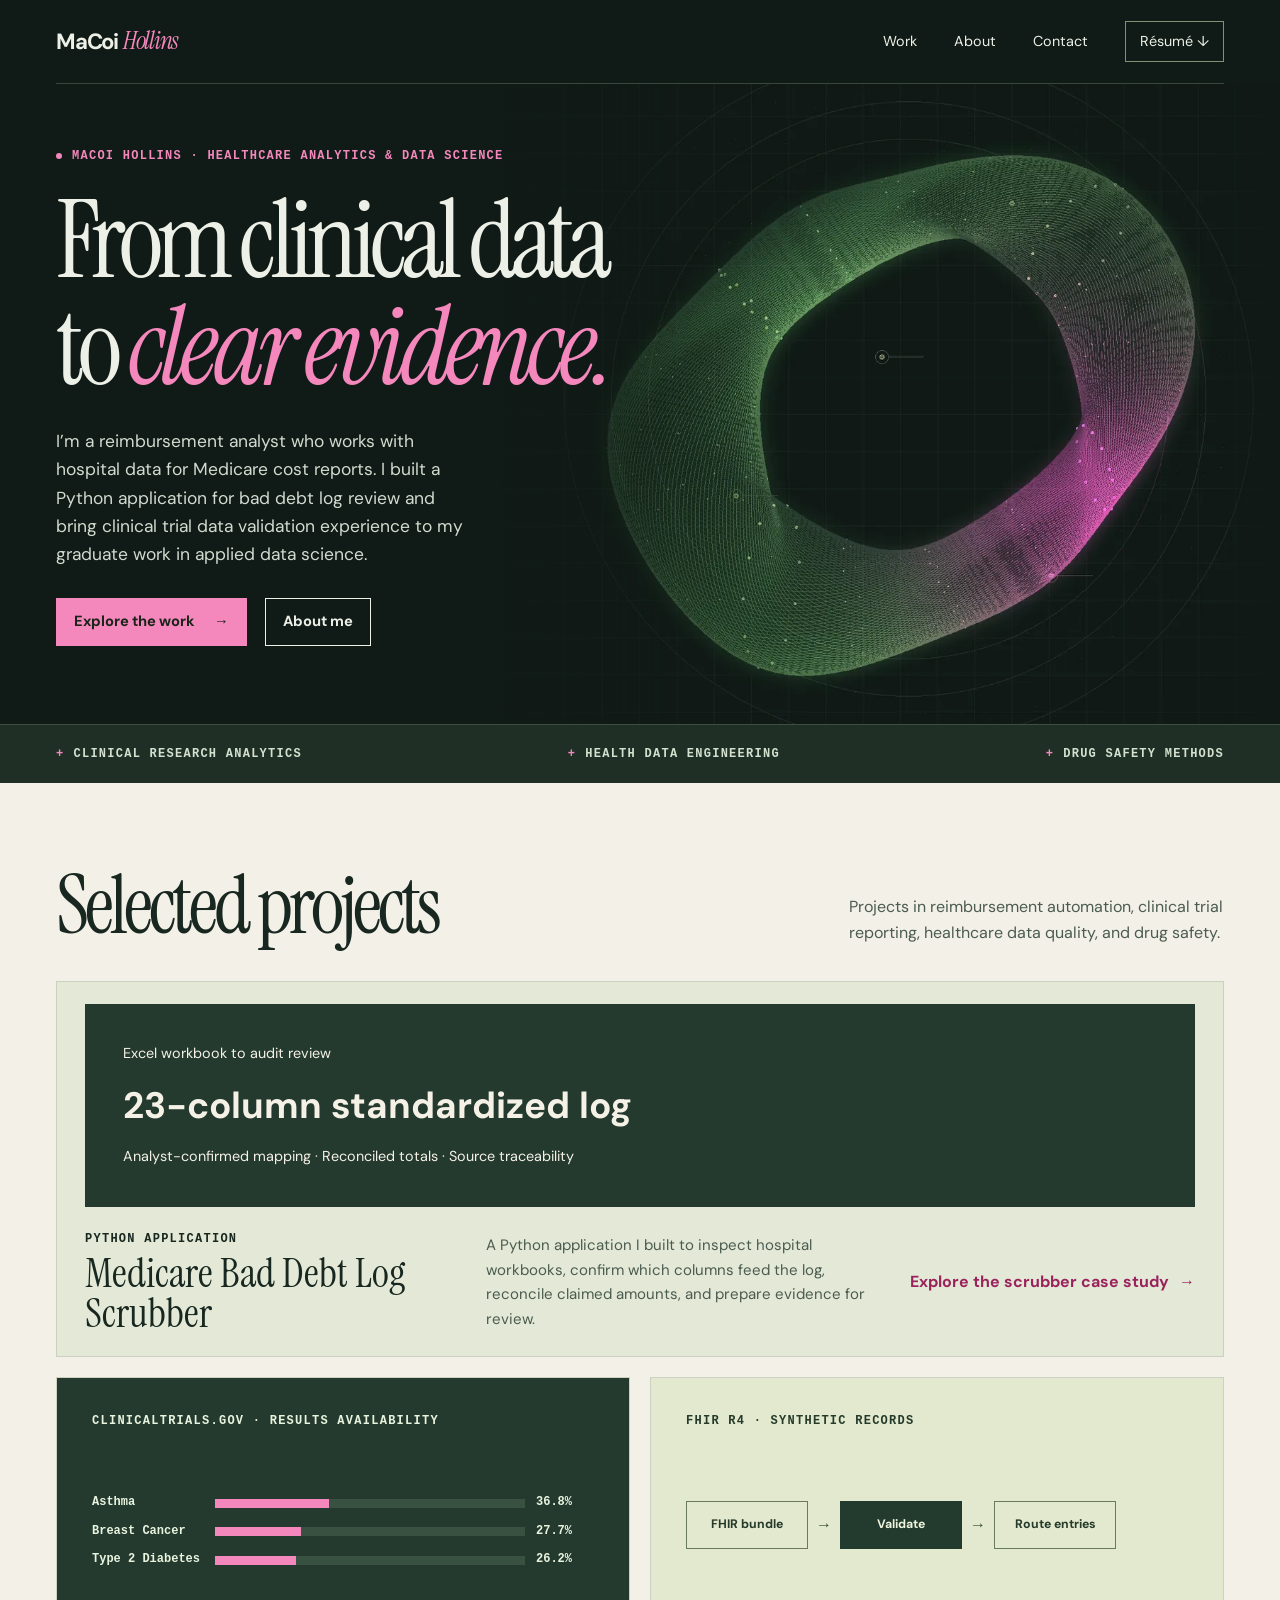
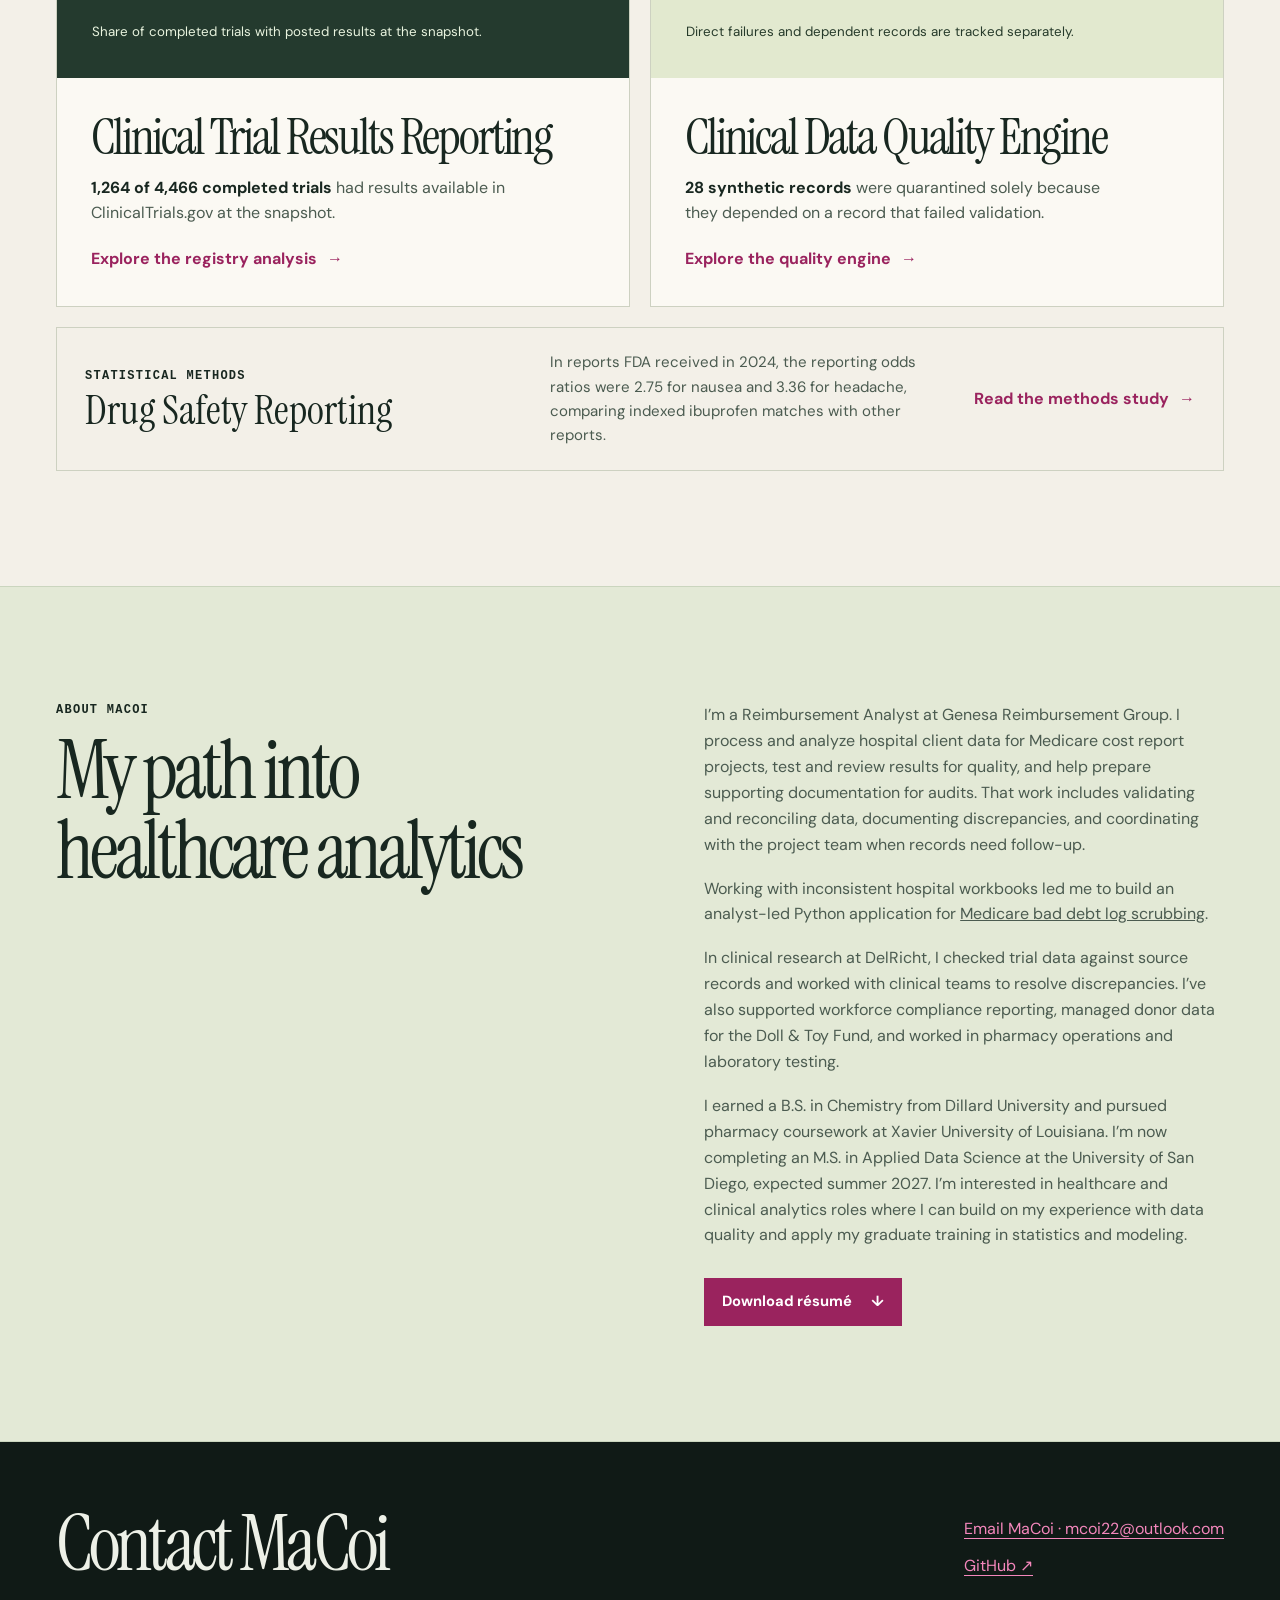
<file: index.html>
<!doctype html>
<html lang="en">
<head>
<meta charset="utf-8"><meta name="viewport" content="width=device-width,initial-scale=1">
<meta name="description" content="MaCoi Hollins, healthcare analyst and graduate data science student. Projects in Medicare reimbursement automation, clinical research, FHIR data quality, and drug safety.">
<meta property="og:description" content="MaCoi Hollins, healthcare analyst and graduate data science student. Projects in Medicare reimbursement automation, clinical research, FHIR data quality, and drug safety.">
<meta property="og:title" content="MaCoi Hollins | Healthcare Analytics &amp; Data Science">
<title>MaCoi Hollins | Healthcare Analytics &amp; Data Science</title><link rel="stylesheet" href="style.css">
<link rel="icon" href="assets/favicon.png">
</head>
<body><a href="#main" class="skip">Skip to content</a>
<header class="mast"><div class="wrap nav">
<a class="brand" href="index.html">MaCoi<i> Hollins</i></a>
<nav class="navlinks" aria-label="Primary"><a href="index.html#work">Work</a><a href="index.html#about">About</a><a href="index.html#contact">Contact</a><a class="resume-link" href="assets/MaCoi_Hollins_Resume.pdf" download>Résumé <span aria-hidden="true">↓&#xfe0e;</span></a></nav>
</div></header>
<main id="main" tabindex="-1">
<section class="mast hero" aria-labelledby="home-title">
  <div class="wrap hero-inner">
    <div class="eyebrow">MaCoi Hollins · Healthcare Analytics &amp; Data Science</div>
    <h1 id="home-title">From clinical data<br>to <em>clear evidence.</em></h1>
    <p>I’m a reimbursement analyst who works with hospital data for Medicare cost reports. I built a Python application for bad debt log review and bring clinical trial data validation experience to my graduate work in applied data science.</p>
    <div class="cta-row"><a class="button" href="#work">Explore the work <span aria-hidden="true">→</span></a><a class="button secondary" href="#about">About me</a></div>
  </div>
</section>
<div class="scope"><div class="wrap eyebrow"><span>Clinical research analytics</span><span>Health data engineering</span><span>Drug safety methods</span></div></div>
<section id="work" class="section wrap" aria-labelledby="work-title">
  <div class="section-head">
    <div><h2 id="work-title">Selected projects</h2></div>
    <p>Projects in reimbursement automation, clinical trial reporting, healthcare data quality, and drug safety.</p>
  </div>
  <article class="complement featured-project">
    <div class="scrub-preview"><span>Excel workbook to audit review</span><strong>23-column standardized log</strong><span>Analyst-confirmed mapping · Reconciled totals · Source traceability</span></div>
    <div><div class="eyebrow">Python application</div><h3>Medicare Bad Debt Log Scrubber</h3></div>
    <p>A Python application I built to inspect hospital workbooks, confirm which columns feed the log, reconcile claimed amounts, and prepare evidence for review.</p>
    <a class="text-link" href="bad-debt.html">Explore the scrubber case study <span aria-hidden="true">→</span></a>
  </article>
  <div class="projects">
    <article class="project">
      <figure aria-label="Registry reporting preview">
        <figcaption class="eyebrow">ClinicalTrials.gov · Results availability</figcaption>
        <div class="chart-preview"><div class="bar-row"><span>Asthma</span><span class="track" aria-hidden="true"><i style="width:36.79577%"></i></span><span>36.8%</span></div><div class="bar-row"><span>Breast Cancer</span><span class="track" aria-hidden="true"><i style="width:27.73191%"></i></span><span>27.7%</span></div><div class="bar-row"><span>Type 2 Diabetes</span><span class="track" aria-hidden="true"><i style="width:26.24459%"></i></span><span>26.2%</span></div></div>
        <small>Share of completed trials with posted results at the snapshot.</small>
      </figure>
      <div class="project-copy"><h3>Clinical Trial Results Reporting</h3>
        <p><strong>1,264 of 4,466 completed trials</strong> had results available in ClinicalTrials.gov at the snapshot.</p>
        <a class="text-link" href="trials.html">Explore the registry analysis <span aria-hidden="true">→</span></a>
      </div>
    </article>
    <article class="project">
      <figure aria-label="Validation pipeline from synthetic FHIR bundles through rule checks to disposition">
        <figcaption class="eyebrow">FHIR R4 · Synthetic records</figcaption>
        <div class="network" aria-hidden="true"><span>FHIR bundle</span><i>→</i><span class="chosen">Validate</span><i>→</i><span>Route entries</span></div>
        <small>Direct failures and dependent records are tracked separately.</small>
      </figure>
      <div class="project-copy"><h3>Clinical Data Quality Engine</h3>
        <p><strong>28 synthetic records</strong> were quarantined solely because they depended on a record that failed validation.</p>
        <a class="text-link" href="fhir.html">Explore the quality engine <span aria-hidden="true">→</span></a>
      </div>
    </article>
  </div>
  <article class="complement"><div><div class="eyebrow">Statistical methods</div><h3>Drug Safety Reporting</h3></div>
    <p>In reports FDA received in 2024, the reporting odds ratios were 2.75 for nausea and 3.36 for headache, comparing indexed ibuprofen matches with other reports.</p>
    <a class="text-link" href="drug-safety.html">Read the methods study <span aria-hidden="true">→</span></a>
  </article>
</section>
<section id="about" class="story section" aria-labelledby="about-title"><div class="wrap">
  <div><div class="eyebrow">About MaCoi</div><h2 id="about-title">My path into<br>healthcare analytics</h2></div>
  <div>
    <p>I’m a Reimbursement Analyst at Genesa Reimbursement Group. I process and analyze hospital client data for Medicare cost report projects, test and review results for quality, and help prepare supporting documentation for audits. That work includes validating and reconciling data, documenting discrepancies, and coordinating with the project team when records need follow-up.</p>
    <p>Working with inconsistent hospital workbooks led me to build an analyst-led Python application for <a href="bad-debt.html">Medicare bad debt log scrubbing</a>.</p>
    <p>In clinical research at DelRicht, I checked trial data against source records and worked with clinical teams to resolve discrepancies. I’ve also supported workforce compliance reporting, managed donor data for the Doll &amp; Toy Fund, and worked in pharmacy operations and laboratory testing.</p>
    <p>I earned a B.S. in Chemistry from Dillard University and pursued pharmacy coursework at Xavier University of Louisiana. I’m now completing an M.S. in Applied Data Science at the University of San Diego, expected summer 2027. I’m interested in healthcare and clinical analytics roles where I can build on my experience with data quality and apply my graduate training in statistics and modeling.</p>
    <div class="cta-row"><a class="button" href="assets/MaCoi_Hollins_Resume.pdf" download>Download résumé <span aria-hidden="true">↓&#xfe0e;</span></a></div>
  </div>
</div></section>
</main>
<footer id="contact" class="footer"><div class="wrap">
<h2>Contact MaCoi</h2>
<address class="contact-links">
  <a href="mailto:mcoi22@outlook.com">Email MaCoi · mcoi22@outlook.com</a>
  <a href="https://github.com/MaCoiCH-22">GitHub <span aria-hidden="true">↗</span></a>
</address>
</div></footer>
</body></html>
</file>
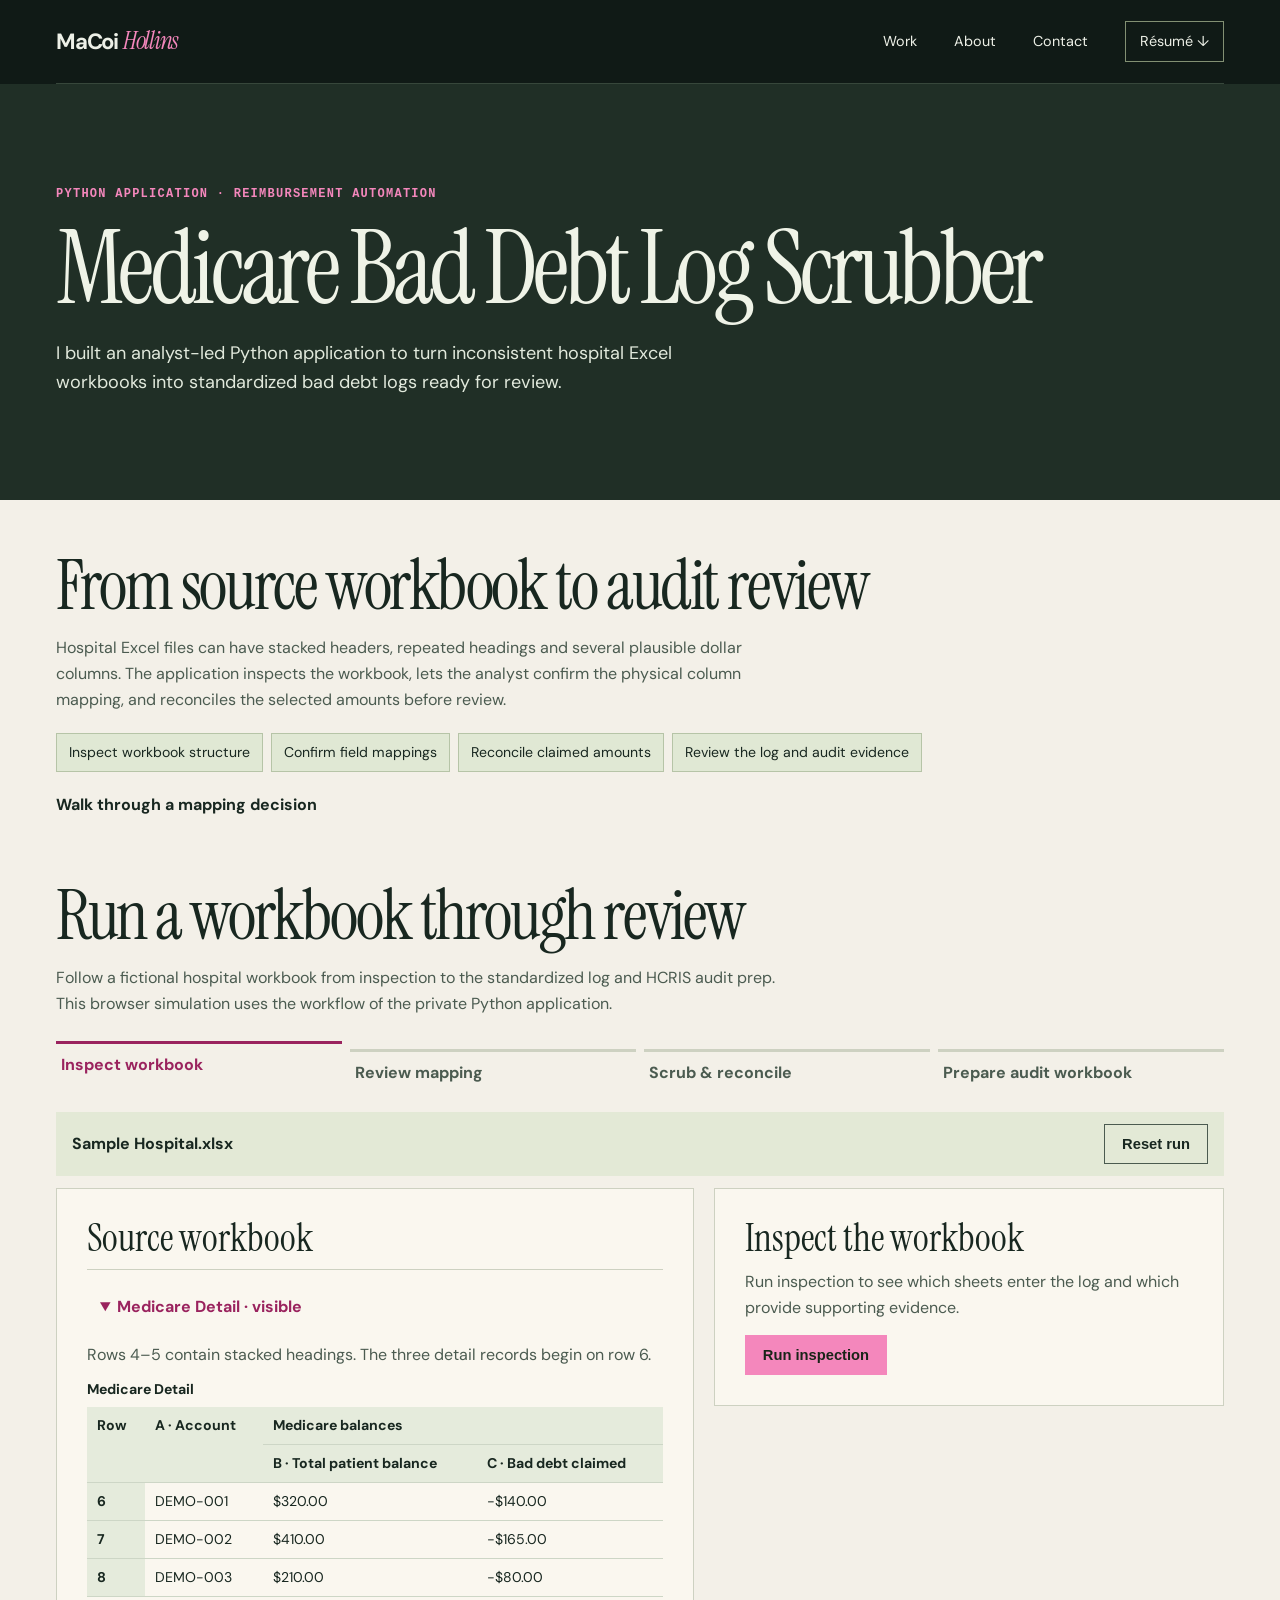
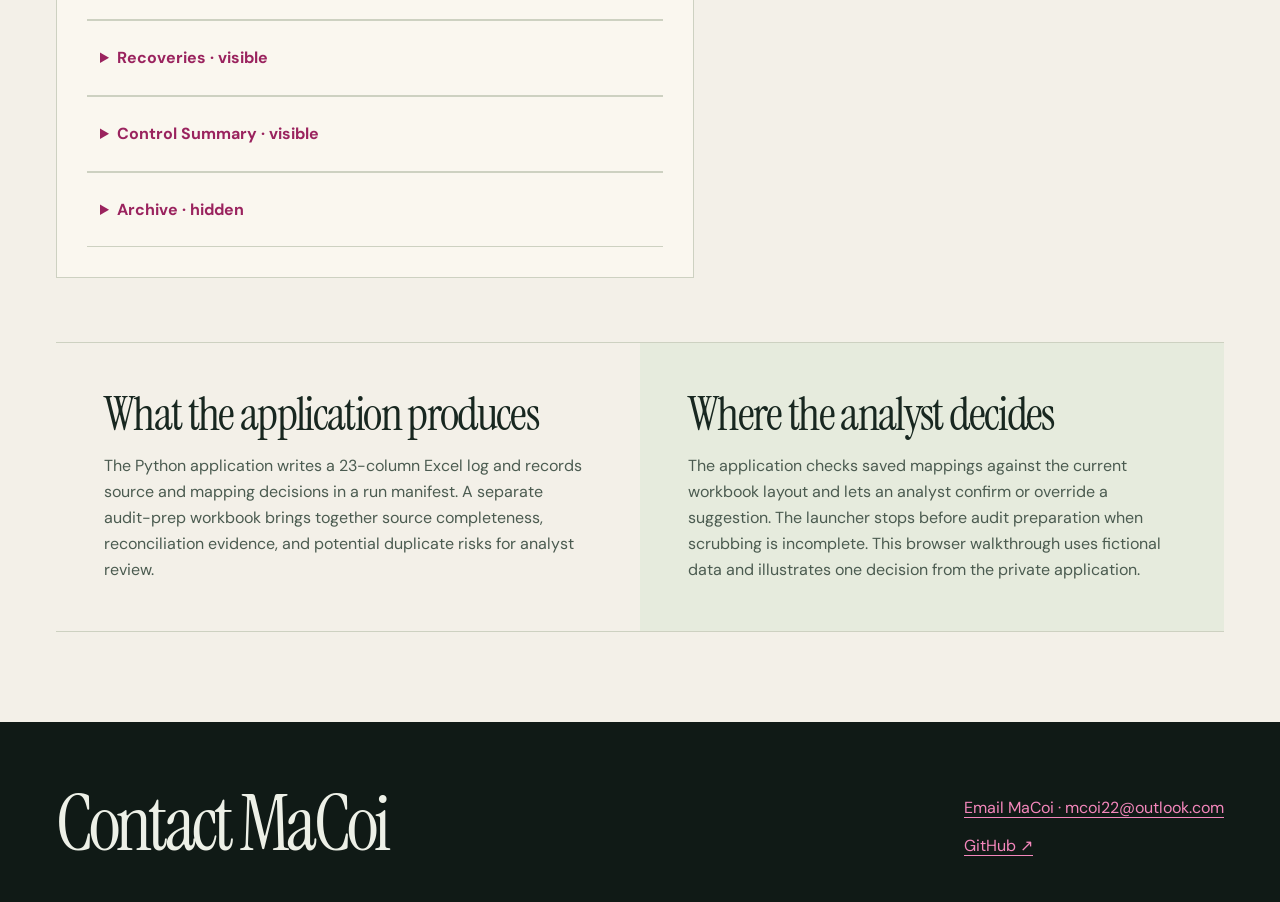
<file: bad-debt.html>
<!doctype html>
<html lang="en">
<head>
<meta charset="utf-8"><meta name="viewport" content="width=device-width,initial-scale=1">
<meta name="description" content="An analyst-led Python application for cleaning and standardizing hospital Medicare bad debt logs.">
<meta property="og:description" content="An analyst-led Python application for cleaning and standardizing hospital Medicare bad debt logs.">
<meta property="og:title" content="Medicare Bad Debt Log Scrubber">
<title>Medicare Bad Debt Log Scrubber</title><link rel="stylesheet" href="style.css">
<link rel="icon" href="assets/favicon.png">
<script src="assets/scrubber-demo.js" defer></script>
</head>
<body><a href="#main" class="skip">Skip to content</a>
<header class="mast"><div class="wrap nav">
<a class="brand" href="index.html">MaCoi<i> Hollins</i></a>
<nav class="navlinks" aria-label="Primary"><a href="index.html#work">Work</a><a href="index.html#about">About</a><a href="index.html#contact">Contact</a><a class="resume-link" href="assets/MaCoi_Hollins_Resume.pdf" download>Résumé <span aria-hidden="true">↓&#xfe0e;</span></a></nav>
</div></header>
<main id="main" tabindex="-1">
<section class="case-head"><div class="wrap">
  <div class="eyebrow">Python application · Reimbursement automation</div>
  <h1>Medicare Bad Debt Log Scrubber</h1>
  <p>I built an analyst-led Python application to turn inconsistent hospital Excel workbooks into standardized bad debt logs ready for review.</p>
</div></section>
<div class="case wrap">
  <section class="scrub-overview" aria-labelledby="workflow-title">
    <h2 id="workflow-title">From source workbook to audit review</h2>
    <p>Hospital Excel files can have stacked headers, repeated headings and several plausible dollar columns. The application inspects the workbook, lets the analyst confirm the physical column mapping, and reconciles the selected amounts before review.</p>
    <ol class="flow"><li>Inspect workbook structure</li><li>Confirm field mappings</li><li>Reconcile claimed amounts</li><li>Review the log and audit evidence</li></ol>
    <a class="text-link" href="#demo">Walk through a mapping decision</a>
  </section>

  <section id="demo" aria-labelledby="demo-title">
    <h2 id="demo-title">Run a workbook through review</h2>
    <p class="demo-intro">Follow a fictional hospital workbook from inspection to the standardized log and HCRIS audit prep. This browser simulation uses the workflow of the private Python application.</p>
    <ol class="run-steps" id="run-steps" hidden>
      <li aria-current="step">Inspect workbook</li><li>Review mapping</li><li>Scrub &amp; reconcile</li><li>Prepare audit workbook</li>
    </ol>
    <form id="demo-form" class="run-workspace" hidden>
      <div class="run-bar"><strong>Sample Hospital.xlsx</strong><button type="reset" class="button secondary">Reset run</button></div>
      <div class="scrub-layout">
        <div class="scrub-panel workbook">
          <h3>Source workbook</h3>
          <details open><summary>Medicare Detail · visible</summary>
            <p>Rows 4–5 contain stacked headings. The three detail records begin on row 6.</p>
            <div class="table-scroll" role="region" aria-label="Medicare Detail worksheet" tabindex="0"><table id="detail-rows">
              <caption>Medicare Detail</caption><colgroup span="1"></colgroup><colgroup span="1"></colgroup><colgroup span="2"></colgroup>
              <thead><tr><th rowspan="2" scope="col">Row</th><th rowspan="2" scope="col">A · Account</th><th colspan="2" scope="colgroup">Medicare balances</th></tr>
              <tr><th scope="col">B · Total patient balance</th><th scope="col">C · Bad debt claimed</th></tr></thead>
              <tbody><tr><th scope="row">6</th><td>DEMO-001</td><td data-cents="32000">$320.00</td><td data-cents="-14000">−$140.00</td></tr>
              <tr><th scope="row">7</th><td>DEMO-002</td><td data-cents="41000">$410.00</td><td data-cents="-16500">−$165.00</td></tr>
              <tr><th scope="row">8</th><td>DEMO-003</td><td data-cents="21000">$210.00</td><td data-cents="-8000">−$80.00</td></tr></tbody>
            </table></div>
          </details>
          <details><summary>Recoveries · visible</summary><p>Row 3 contains the header. This tab is classified as Recovery.</p>
            <div class="table-scroll" role="region" aria-label="Recoveries worksheet" tabindex="0"><table id="recovery-rows"><caption>Recoveries</caption><thead><tr><th scope="col">Row</th><th scope="col">A · Account</th><th scope="col">B · Recovery amount</th></tr></thead>
            <tbody><tr><th scope="row">4</th><td>DEMO-001</td><td data-cents="-2500">−$25.00</td></tr></tbody></table></div>
          </details>
          <details><summary>Control Summary · visible</summary><p>Workbook control for Medicare Detail, stated on a positive basis. Recoveries are tracked separately.</p><p><strong id="control-total" data-cents="38500">$385.00</strong></p></details>
          <details><summary>Archive · hidden</summary><p>Excluded from the sample run. No archive rows enter the standardized log.</p></details>
        </div>
        <div class="scrub-panel run-review">
          <section data-step="0" aria-labelledby="inspect-title">
            <h3 id="inspect-title" tabindex="-1">Inspect the workbook</h3>
            <p>Run inspection to see which sheets enter the log and which provide supporting evidence.</p>
            <button id="inspect" class="button" type="button">Run inspection</button>
          </section>
          <section data-step="1" aria-labelledby="mapping-title" hidden>
            <h3 id="mapping-title" tabindex="-1">Review the saved mapping</h3>
            <p class="run-notice">The saved mapping points to column B, where the previous workbook had “Bad debt claimed.” B now contains “Total patient balance.”</p>
            <p>The saved header now appears in C. Review the moved column and confirm which physical column to use for this run.</p>
            <label for="amount-column">Source for BadDebtClaimed</label>
            <select id="amount-column" name="amount">
              <option value="">Choose a column</option><option value="B">B · Total patient balance</option><option value="C">C · Bad debt claimed</option>
            </select>
            <button class="button" type="submit">Confirm mapping and scrub</button>
          </section>
          <section data-step="2" aria-labelledby="recon-title" hidden>
            <h3 id="recon-title" tabindex="-1">Reconcile the scrubbed log</h3>
            <div id="recon-tabs"></div>
            <p id="recon-note" class="run-notice"></p>
            <div class="demo-actions"><button id="review-mapping" class="button secondary" type="button">Review mapping</button><button id="prepare-audit" class="button" type="button" disabled>Prepare audit workbook</button></div>
          </section>
          <section data-step="3" aria-labelledby="audit-title" hidden>
            <h3 id="audit-title" tabindex="-1">Review the audit workbook</h3>
            <p>Two detail tabs are accounted for. The Control Summary supports the reconciliation, and the hidden Archive is recorded as excluded.</p>
            <dl class="audit-evidence">
              <div><dt>Source_Tab_Audit</dt><dd id="tab-evidence"></dd></div>
              <div><dt>Raw_vs_Scrubbed_Recon</dt><dd id="total-evidence"></dd></div>
              <div><dt>HCRIS_Reconciliation</dt><dd>Awaiting HCRIS amounts for comparison.</dd></div>
            </dl>
            <button id="back-recon" class="button secondary" type="button">Back to reconciliation</button>
          </section>
          <p id="demo-status" role="status"></p>
        </div>
      </div>
      <div id="demo-output" class="scrub-panel output-preview" hidden>
        <h3>Standardized log preview</h3>
        <p>Five of the 23 output fields are shown. Each line retains its workbook and tab. The last column displays source-row evidence for this walkthrough.</p>
        <div class="table-scroll" role="region" aria-label="Standardized log preview" tabindex="0"><table>
          <caption>Selected output fields and source evidence</caption><thead><tr><th scope="col">AccountNumber</th><th scope="col">PatientType</th><th scope="col">LogType</th><th scope="col">BadDebtClaimed</th><th scope="col">SourceFileTabName</th><th scope="col">Source cell</th></tr></thead><tbody id="demo-clean"></tbody>
        </table></div>
      </div>
    </form>
    <noscript><p>Inspection identifies two detail tabs, a control summary and a hidden archive. The saved B mapping points to a different field in this layout. Using column C, Medicare Detail goes from −$385.00 in the source to $385.00 in the standardized log. The Recovery tab stays at −$25.00. The audit workbook can then show the tab and amount evidence, with HCRIS amounts pending.</p></noscript>
  </section>

  <section class="case-copy" aria-label="Application controls">
    <div><h2>What the application produces</h2><p>The Python application writes a 23-column Excel log and records source and mapping decisions in a run manifest. A separate audit-prep workbook brings together source completeness, reconciliation evidence, and potential duplicate risks for analyst review.</p></div>
    <div><h2>Where the analyst decides</h2><p>The application checks saved mappings against the current workbook layout and lets an analyst confirm or override a suggestion. The launcher stops before audit preparation when scrubbing is incomplete. This browser walkthrough uses fictional data and illustrates one decision from the private application.</p></div>
  </section>
</div>
</main>
<footer id="contact" class="footer"><div class="wrap">
<h2>Contact MaCoi</h2>
<address class="contact-links">
  <a href="mailto:mcoi22@outlook.com">Email MaCoi · mcoi22@outlook.com</a>
  <a href="https://github.com/MaCoiCH-22">GitHub <span aria-hidden="true">↗</span></a>
</address>
</div></footer>
</body></html>
</file>
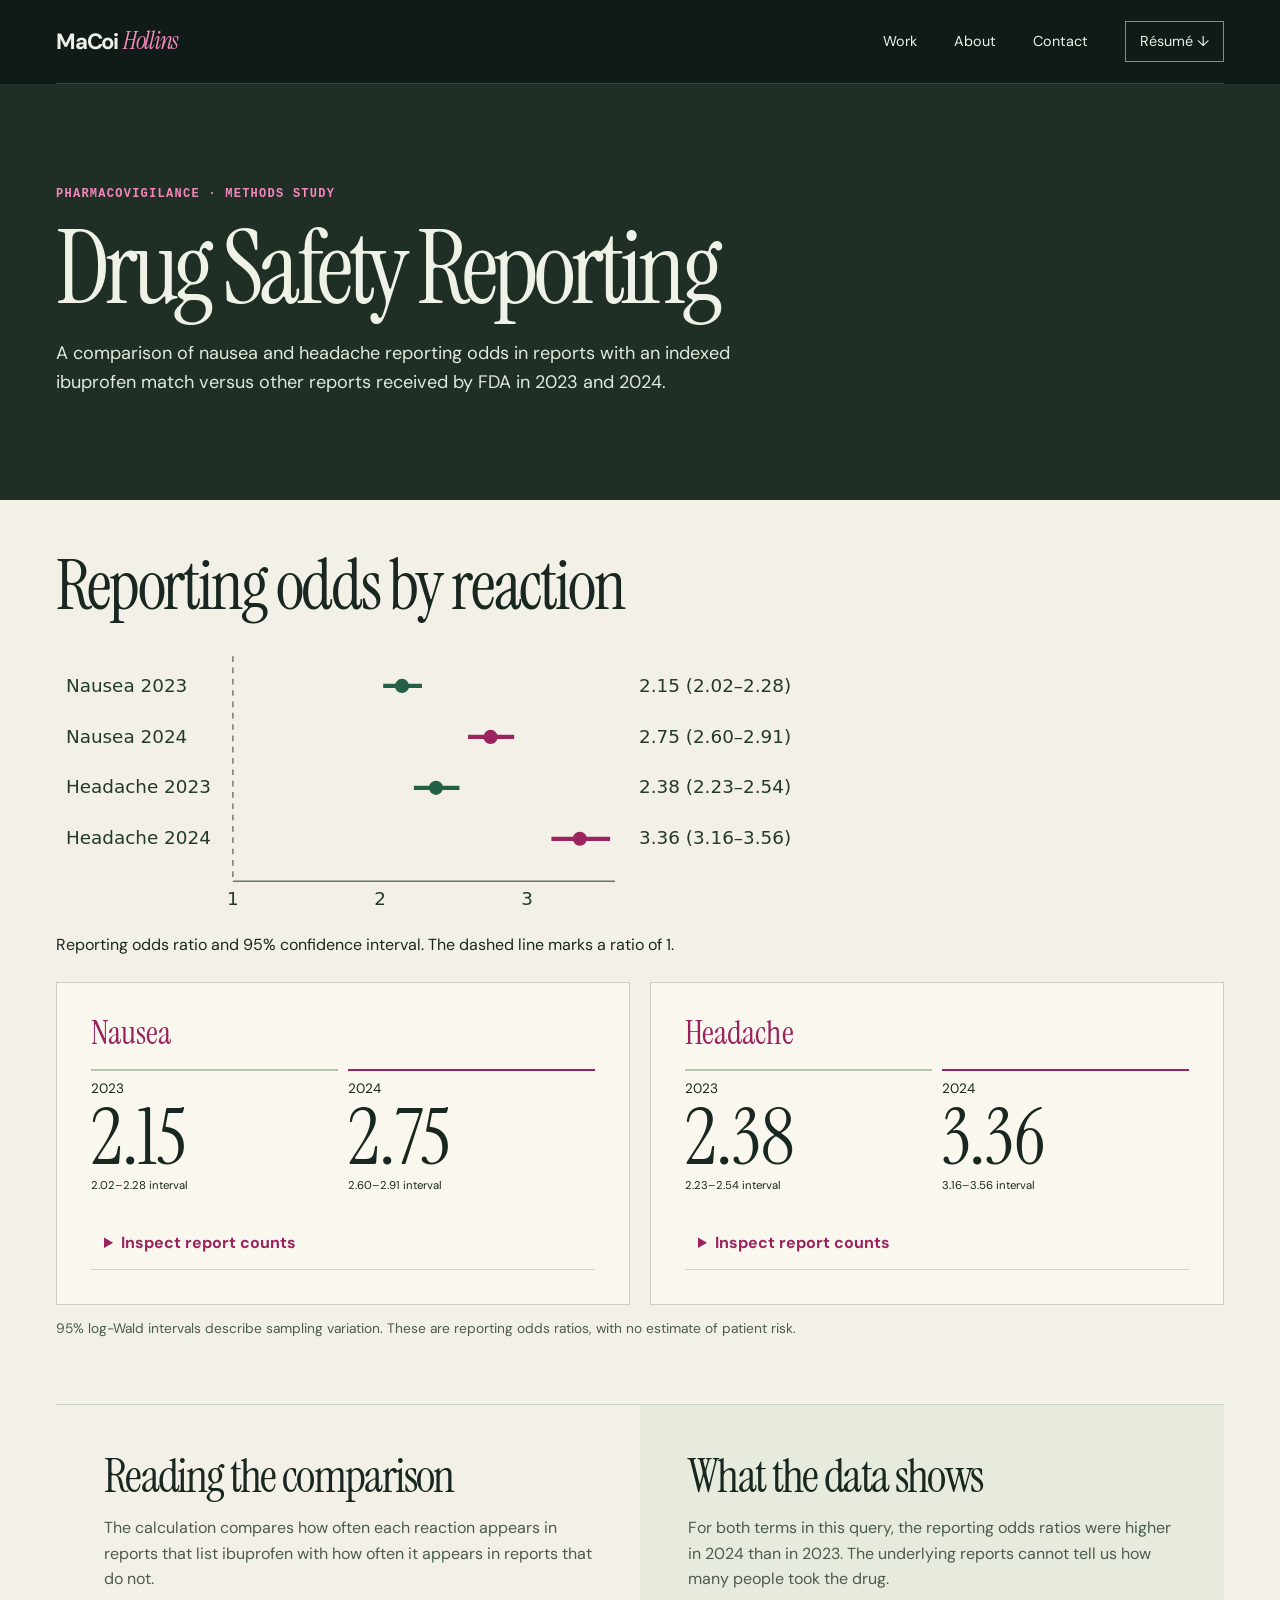
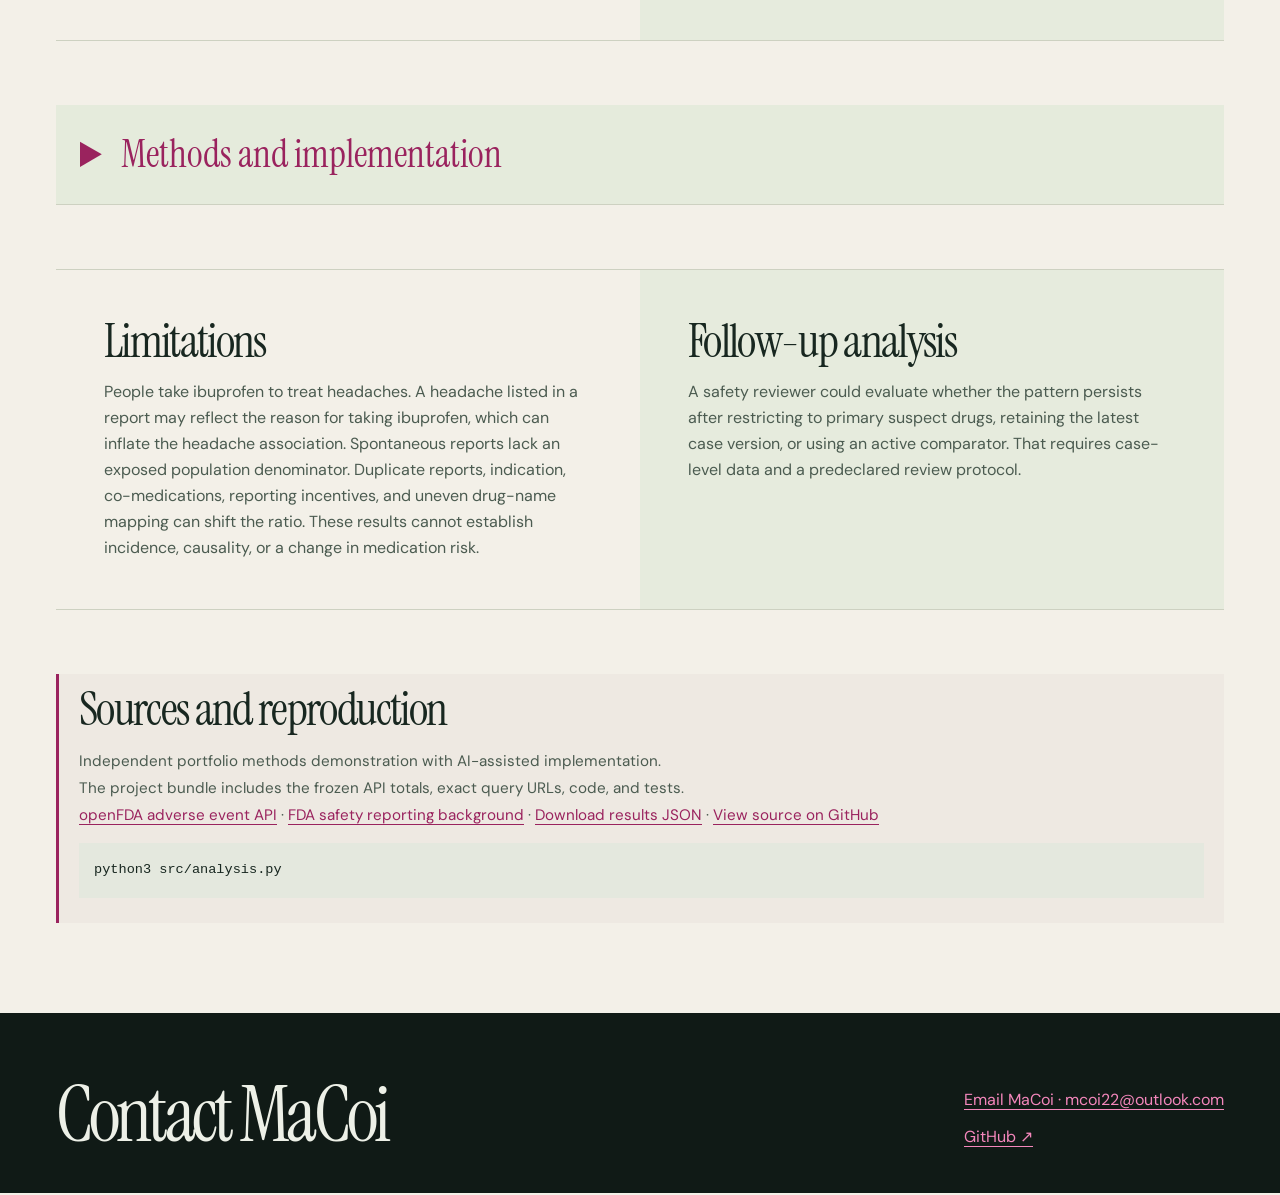
<file: drug-safety.html>
<!doctype html>
<html lang="en">
<head>
<meta charset="utf-8"><meta name="viewport" content="width=device-width,initial-scale=1">
<meta name="description" content="An openFDA analysis of reporting odds ratios for two reactions across two reporting years.">
<meta property="og:description" content="An openFDA analysis of reporting odds ratios for two reactions across two reporting years.">
<meta property="og:title" content="Drug Safety Reporting">
<title>Drug Safety Reporting</title><link rel="stylesheet" href="style.css">
<link rel="icon" href="assets/favicon.png">
</head>
<body><a href="#main" class="skip">Skip to content</a>
<header class="mast"><div class="wrap nav">
<a class="brand" href="index.html">MaCoi<i> Hollins</i></a>
<nav class="navlinks" aria-label="Primary"><a href="index.html#work">Work</a><a href="index.html#about">About</a><a href="index.html#contact">Contact</a><a class="resume-link" href="assets/MaCoi_Hollins_Resume.pdf" download>Résumé <span aria-hidden="true">↓&#xfe0e;</span></a></nav>
</div></header>
<main id="main" tabindex="-1"><section class="case-head"><div class="wrap"><div class="eyebrow">Pharmacovigilance · Methods study</div><h1>Drug Safety Reporting</h1><p>A comparison of nausea and headache reporting odds in reports with an indexed ibuprofen match versus other reports received by FDA in 2023 and 2024.</p></div></section>
<div class="case wrap case--drug-safety">
<section class="safety-view" aria-label="Drug reporting odds explorer"><h2>Reporting odds by reaction</h2><figure class="forest"><div class="forest-chart"><svg viewBox="0 0 530 204" role="img" aria-label="Forest plot of four reporting odds ratios with 95 percent confidence intervals. Exact values are listed below."><line x1="125" y1="15" x2="125" y2="174" stroke="#667668" stroke-dasharray="4 4"/><line x1="125" y1="174" x2="395" y2="174" stroke="#667668"/><text x="7" y="40">Nausea 2023</text><line x1="231.2" y1="36" x2="258.6" y2="36" stroke="#236047" stroke-width="3"/><circle cx="244.5" cy="36" r="5" fill="#236047"/><text x="412" y="40">2.15 (2.02–2.28)</text><text x="7" y="76">Nausea 2024</text><line x1="291.2" y1="72" x2="323.8" y2="72" stroke="#9a245d" stroke-width="3"/><circle cx="307.1" cy="72" r="5" fill="#9a245d"/><text x="412" y="76">2.75 (2.60–2.91)</text><text x="7" y="112">Headache 2023</text><line x1="252.9" y1="108" x2="285.1" y2="108" stroke="#236047" stroke-width="3"/><circle cx="268.5" cy="108" r="5" fill="#236047"/><text x="412" y="112">2.38 (2.23–2.54)</text><text x="7" y="148">Headache 2024</text><line x1="350.1" y1="144" x2="391.6" y2="144" stroke="#9a245d" stroke-width="3"/><circle cx="370.2" cy="144" r="5" fill="#9a245d"/><text x="412" y="148">3.36 (3.16–3.56)</text><text x="125" y="191" text-anchor="middle">1</text><text x="229" y="191" text-anchor="middle">2</text><text x="333" y="191" text-anchor="middle">3</text></svg></div><figcaption>Reporting odds ratio and 95% confidence interval. The dashed line marks a ratio of 1.</figcaption></figure><div class="odds-grid"><article class="odds-card"><h3>Nausea</h3><div class="odds-pair"><div><span>2023</span><strong>2.15</strong><small>2.02–2.28 interval</small></div><div><span>2024</span><strong>2.75</strong><small>2.60–2.91 interval</small></div></div><details><summary>Inspect report counts</summary><div class="disclosure-body"><div class="table-scroll" role="region" aria-label="Data table" tabindex="0"><table><thead><tr><th scope="col">Year</th><th scope="col">Drug and term</th><th scope="col">Drug only</th><th scope="col">Term only</th><th scope="col">Neither</th></tr></thead><tbody><tr><th scope="row">2023</th><td>1,120</td><td>15,527</td><td>43,911</td><td>1,308,015</td></tr><tr><th scope="row">2024</th><td>1,334</td><td>14,149</td><td>43,204</td><td>1,260,419</td></tr></tbody></table></div></div></details></article><article class="odds-card"><h3>Headache</h3><div class="odds-pair"><div><span>2023</span><strong>2.38</strong><small>2.23–2.54 interval</small></div><div><span>2024</span><strong>3.36</strong><small>3.16–3.56 interval</small></div></div><details><summary>Inspect report counts</summary><div class="disclosure-body"><div class="table-scroll" role="region" aria-label="Data table" tabindex="0"><table><thead><tr><th scope="col">Year</th><th scope="col">Drug and term</th><th scope="col">Drug only</th><th scope="col">Term only</th><th scope="col">Neither</th></tr></thead><tbody><tr><th scope="row">2023</th><td>990</td><td>15,657</td><td>34,992</td><td>1,316,934</td></tr><tr><th scope="row">2024</th><td>1,225</td><td>14,258</td><td>32,525</td><td>1,271,098</td></tr></tbody></table></div></div></details></article></div><p class="note">95% log-Wald intervals describe sampling variation. These are reporting odds ratios, with no estimate of patient risk.</p></section>
<section class="case-copy">
  <div><h2>Reading the comparison</h2><p>The calculation compares how often each reaction appears in reports that list ibuprofen with how often it appears in reports that do not.</p></div>
  <div><h2>What the data shows</h2><p>For both terms in this query, the reporting odds ratios were higher in 2024 than in 2023. The underlying reports cannot tell us how many people took the drug.</p></div>
</section>
<section class="method"><details><summary>Methods and implementation</summary><div class="disclosure-body"><ol class="flow"><li>openFDA aggregate queries</li><li>Frozen counts and query URLs</li><li>2×2 report tables</li><li>Reporting odds and intervals</li></ol>
<p>Separate API totals identify reports with an indexed ibuprofen generic name, the selected reaction term, both, or neither. The ratio compares reaction reporting odds in matching and nonmatching reports. Receipt year is the year the report reached FDA. Report-level co-mention can involve multiple drugs and reactions.</p></div></details></section>
<section class="case-copy">
  <div><h2>Limitations</h2><p>People take ibuprofen to treat headaches. A headache listed in a report may reflect the reason for taking ibuprofen, which can inflate the headache association. Spontaneous reports lack an exposed population denominator. Duplicate reports, indication, co-medications, reporting incentives, and uneven drug-name mapping can shift the ratio. These results cannot establish incidence, causality, or a change in medication risk.</p></div>
  <div><h2>Follow-up analysis</h2><p>A safety reviewer could evaluate whether the pattern persists after restricting to primary suspect drugs, retaining the latest case version, or using an active comparator. That requires case-level data and a predeclared review protocol.</p></div>
</section>
<section class="source"><h2>Sources and reproduction</h2><p>Independent portfolio methods demonstration with AI-assisted implementation.</p><p>The project bundle includes the frozen API totals, exact query URLs, code, and tests.</p><p><a href="https://open.fda.gov/apis/drug/event/">openFDA adverse event API</a> · <a href="https://www.fda.gov/drugs/surveillance-post-drug-approval-activities/fda-adverse-event-monitoring-system-aems">FDA safety reporting background</a> · <a href="assets/drug-safety_summary.json" download>Download results JSON</a> · <a href="https://github.com/MaCoiCH-22/healthcare-data-science-portfolio/tree/main/projects/drug-safety">View source on GitHub</a></p><pre><code>python3 src/analysis.py</code></pre></section>
</div></main>
<footer id="contact" class="footer"><div class="wrap">
<h2>Contact MaCoi</h2>
<address class="contact-links">
  <a href="mailto:mcoi22@outlook.com">Email MaCoi · mcoi22@outlook.com</a>
  <a href="https://github.com/MaCoiCH-22">GitHub <span aria-hidden="true">↗</span></a>
</address>
</div></footer>
</body></html>
</file>
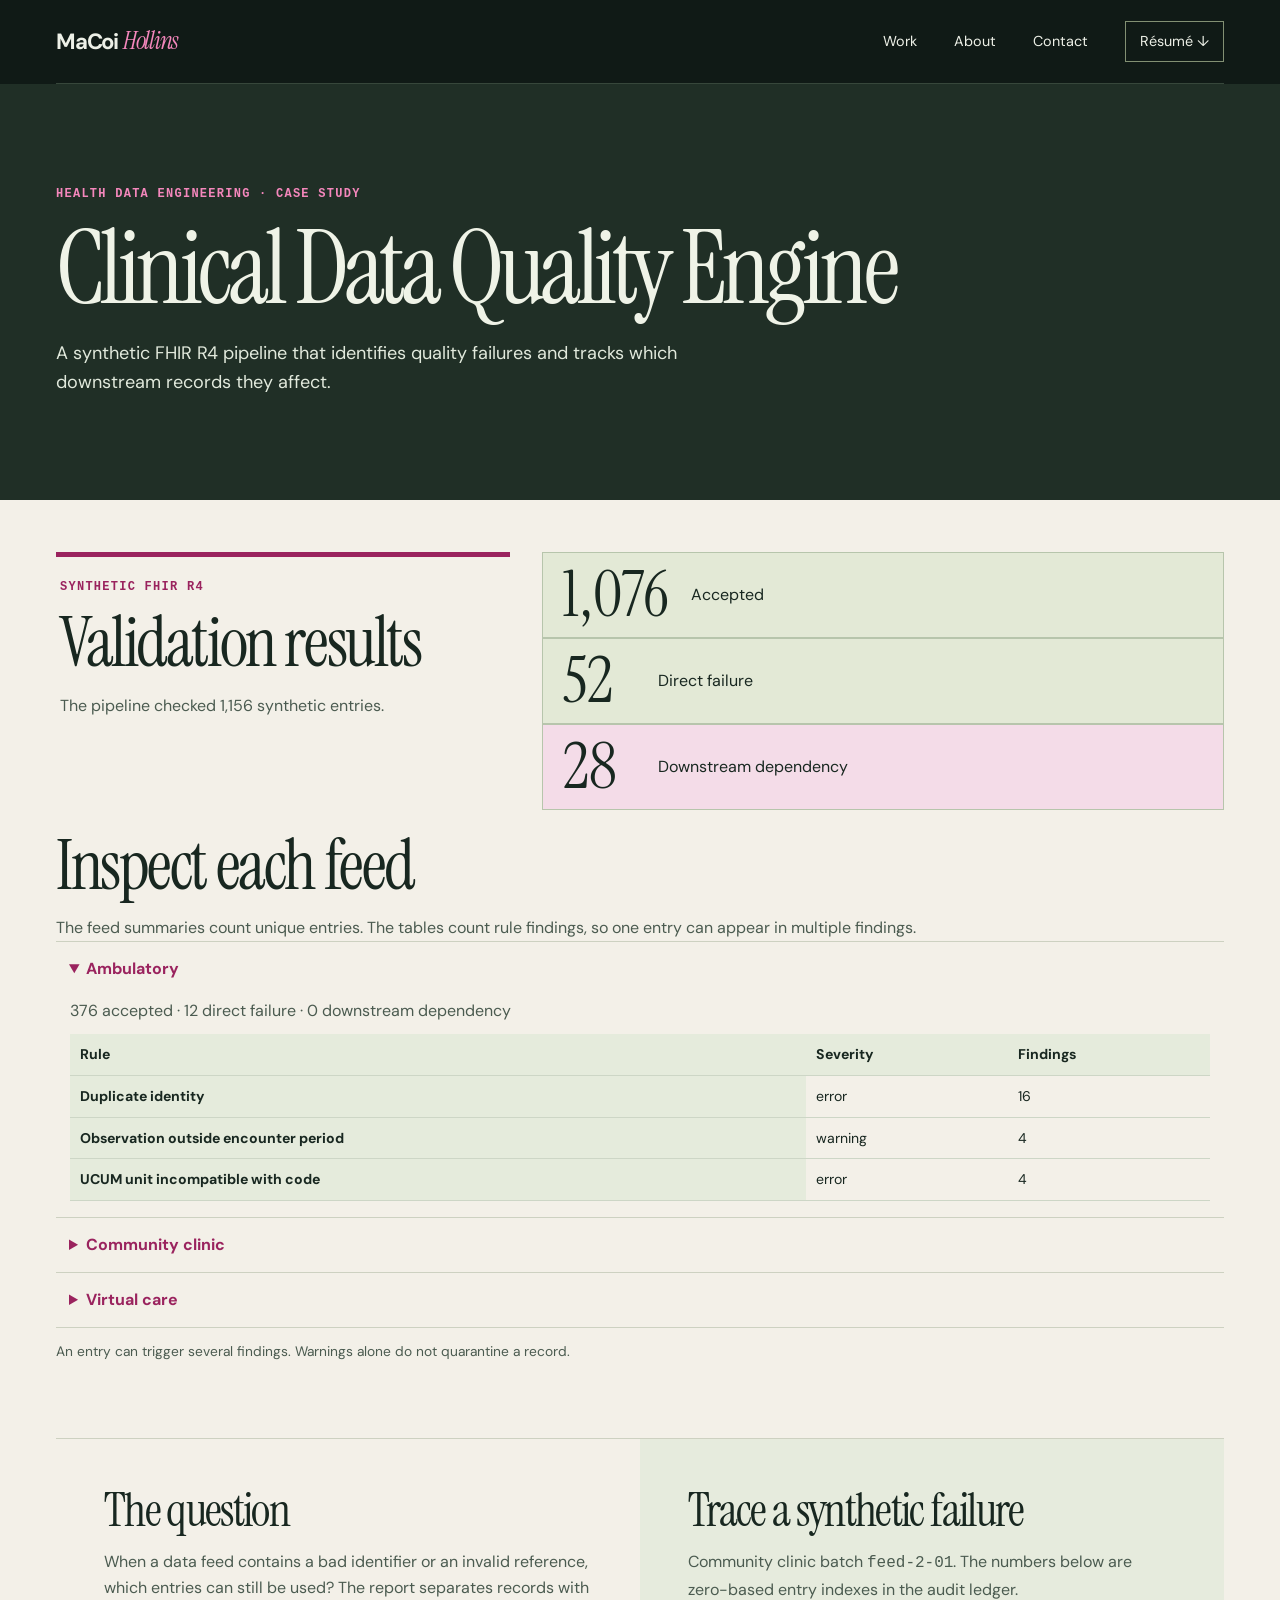
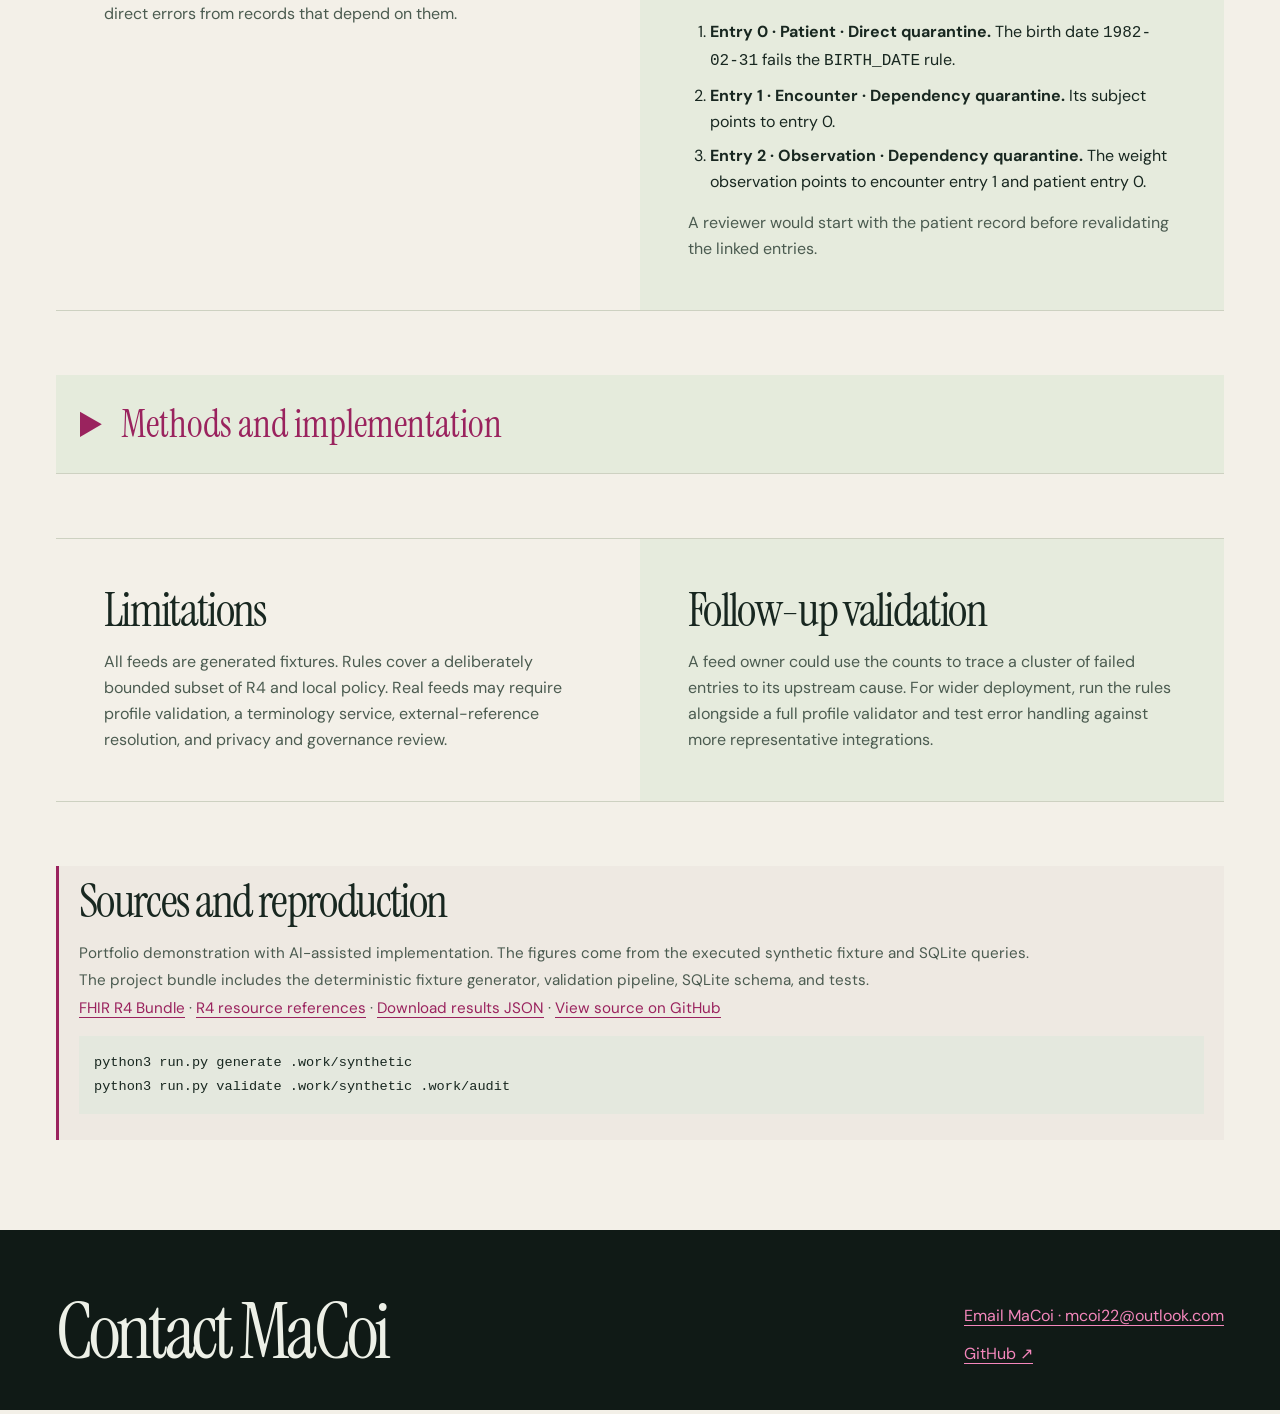
<file: fhir.html>
<!doctype html>
<html lang="en">
<head>
<meta charset="utf-8"><meta name="viewport" content="width=device-width,initial-scale=1">
<meta name="description" content="A Python and SQLite pipeline that traces data quality failures and their downstream effects in synthetic FHIR R4 records.">
<meta property="og:description" content="A Python and SQLite pipeline that traces data quality failures and their downstream effects in synthetic FHIR R4 records.">
<meta property="og:title" content="Clinical Data Quality Engine">
<title>Clinical Data Quality Engine</title><link rel="stylesheet" href="style.css">
<link rel="icon" href="assets/favicon.png">
</head>
<body><a href="#main" class="skip">Skip to content</a>
<header class="mast"><div class="wrap nav">
<a class="brand" href="index.html">MaCoi<i> Hollins</i></a>
<nav class="navlinks" aria-label="Primary"><a href="index.html#work">Work</a><a href="index.html#about">About</a><a href="index.html#contact">Contact</a><a class="resume-link" href="assets/MaCoi_Hollins_Resume.pdf" download>Résumé <span aria-hidden="true">↓&#xfe0e;</span></a></nav>
</div></header>
<main id="main" tabindex="-1"><section class="case-head"><div class="wrap"><div class="eyebrow">Health data engineering · Case study</div><h1>Clinical Data Quality Engine</h1><p>A synthetic FHIR R4 pipeline that identifies quality failures and tracks which downstream records they affect.</p></div></section>
<div class="case wrap case--fhir">
<section class="quality-view" aria-label="FHIR validation explorer"><div class="quality-heading"><p class="eyebrow">Synthetic FHIR R4</p><h2>Validation results</h2><p>The pipeline checked 1,156 synthetic entries.</p></div>
    <div class="quality-tiles"><div><strong>1,076</strong><span>Accepted</span></div><div><strong>52</strong><span>Direct failure</span></div><div><strong>28</strong><span>Downstream dependency</span></div></div><div class="quality-feeds"><h2>Inspect each feed</h2><p>The feed summaries count unique entries. The tables count rule findings, so one entry can appear in multiple findings.</p><div class="disclosures"><details open><summary>Ambulatory</summary><div class="disclosure-body"><p>376 accepted · 12 direct failure · 0 downstream dependency</p><div class="table-scroll" role="region" aria-label="Data table" tabindex="0"><table><thead><tr><th scope="col">Rule</th><th scope="col">Severity</th><th scope="col">Findings</th></tr></thead><tbody><tr><th scope="row">Duplicate identity</th><td>error</td><td>16</td></tr><tr><th scope="row">Observation outside encounter period</th><td>warning</td><td>4</td></tr><tr><th scope="row">UCUM unit incompatible with code</th><td>error</td><td>4</td></tr></tbody></table></div></div></details><details><summary>Community clinic</summary><div class="disclosure-body"><p>344 accepted · 20 direct failure · 20 downstream dependency</p><div class="table-scroll" role="region" aria-label="Data table" tabindex="0"><table><thead><tr><th scope="col">Rule</th><th scope="col">Severity</th><th scope="col">Findings</th></tr></thead><tbody><tr><th scope="row">Referenced resource is quarantined</th><td>error</td><td>28</td></tr><tr><th scope="row">Observation outside encounter period</th><td>warning</td><td>4</td></tr><tr><th scope="row">UCUM unit incompatible with code</th><td>error</td><td>4</td></tr><tr><th scope="row">Invalid or missing birth date</th><td>error</td><td>4</td></tr><tr><th scope="row">LOINC code unmapped or ambiguous</th><td>error</td><td>4</td></tr><tr><th scope="row">Invalid or missing encounter period</th><td>error</td><td>4</td></tr><tr><th scope="row">Reference missing from bundle or ambiguous</th><td>error</td><td>4</td></tr></tbody></table></div></div></details><details><summary>Virtual care</summary><div class="disclosure-body"><p>356 accepted · 20 direct failure · 8 downstream dependency</p><div class="table-scroll" role="region" aria-label="Data table" tabindex="0"><table><thead><tr><th scope="col">Rule</th><th scope="col">Severity</th><th scope="col">Findings</th></tr></thead><tbody><tr><th scope="row">Referenced resource is quarantined</th><td>error</td><td>8</td></tr><tr><th scope="row">Observation outside encounter period</th><td>warning</td><td>8</td></tr><tr><th scope="row">Reference missing or wrong target type</th><td>error</td><td>8</td></tr><tr><th scope="row">Invalid or missing observation time</th><td>error</td><td>4</td></tr><tr><th scope="row">Invalid or missing numeric quantity</th><td>error</td><td>4</td></tr><tr><th scope="row">Observation and encounter subjects differ</th><td>error</td><td>4</td></tr></tbody></table></div></div></details></div><p class="note">An entry can trigger several findings. Warnings alone do not quarantine a record.</p></div></section>
<section class="case-copy">
  <div><h2>The question</h2><p>When a data feed contains a bad identifier or an invalid reference, which entries can still be used? The report separates records with direct errors from records that depend on them.</p></div>
  <div><h2>Trace a synthetic failure</h2><p>Community clinic batch <code>feed-2-01</code>. The numbers below are zero-based entry indexes in the audit ledger.</p>
    <ol class="lineage">
      <li><strong>Entry 0 · Patient · Direct quarantine.</strong> The birth date <code>1982-02-31</code> fails the <code>BIRTH_DATE</code> rule.</li>
      <li><strong>Entry 1 · Encounter · Dependency quarantine.</strong> Its subject points to entry 0.</li>
      <li><strong>Entry 2 · Observation · Dependency quarantine.</strong> The weight observation points to encounter entry 1 and patient entry 0.</li>
    </ol><p>A reviewer would start with the patient record before revalidating the linked entries.</p></div>
</section>
<section class="method"><details><summary>Methods and implementation</summary><div class="disclosure-body"><ol class="flow"><li>Synthetic FHIR R4 bundles</li><li>Structure and rule checks</li><li>Dependency quarantine</li><li>SQLite lineage</li><li>Quality report</li></ol>
<p>The pipeline checks selected Patient, Encounter, and Observation fields and references. It stores batch and entry identifiers, records findings, and exports aggregates. The local policy includes a limited laboratory terminology set and measurement checks.</p></div></details></section>
<section class="case-copy">
  <div><h2>Limitations</h2><p>All feeds are generated fixtures. Rules cover a deliberately bounded subset of R4 and local policy. Real feeds may require profile validation, a terminology service, external-reference resolution, and privacy and governance review.</p></div>
  <div><h2>Follow-up validation</h2><p>A feed owner could use the counts to trace a cluster of failed entries to its upstream cause. For wider deployment, run the rules alongside a full profile validator and test error handling against more representative integrations.</p></div>
</section>
<section class="source"><h2>Sources and reproduction</h2><p>Portfolio demonstration with AI-assisted implementation. The figures come from the executed synthetic fixture and SQLite queries.</p><p>The project bundle includes the deterministic fixture generator, validation pipeline, SQLite schema, and tests.</p><p><a href="https://hl7.org/fhir/R4/bundle.html">FHIR R4 Bundle</a> · <a href="https://hl7.org/fhir/R4/references.html">R4 resource references</a> · <a href="assets/fhir_summary.json" download>Download results JSON</a> · <a href="https://github.com/MaCoiCH-22/healthcare-data-science-portfolio/tree/main/projects/fhir">View source on GitHub</a></p><pre><code>python3 run.py generate .work/synthetic
python3 run.py validate .work/synthetic .work/audit</code></pre></section>
</div></main>
<footer id="contact" class="footer"><div class="wrap">
<h2>Contact MaCoi</h2>
<address class="contact-links">
  <a href="mailto:mcoi22@outlook.com">Email MaCoi · mcoi22@outlook.com</a>
  <a href="https://github.com/MaCoiCH-22">GitHub <span aria-hidden="true">↗</span></a>
</address>
</div></footer>
</body></html>
</file>
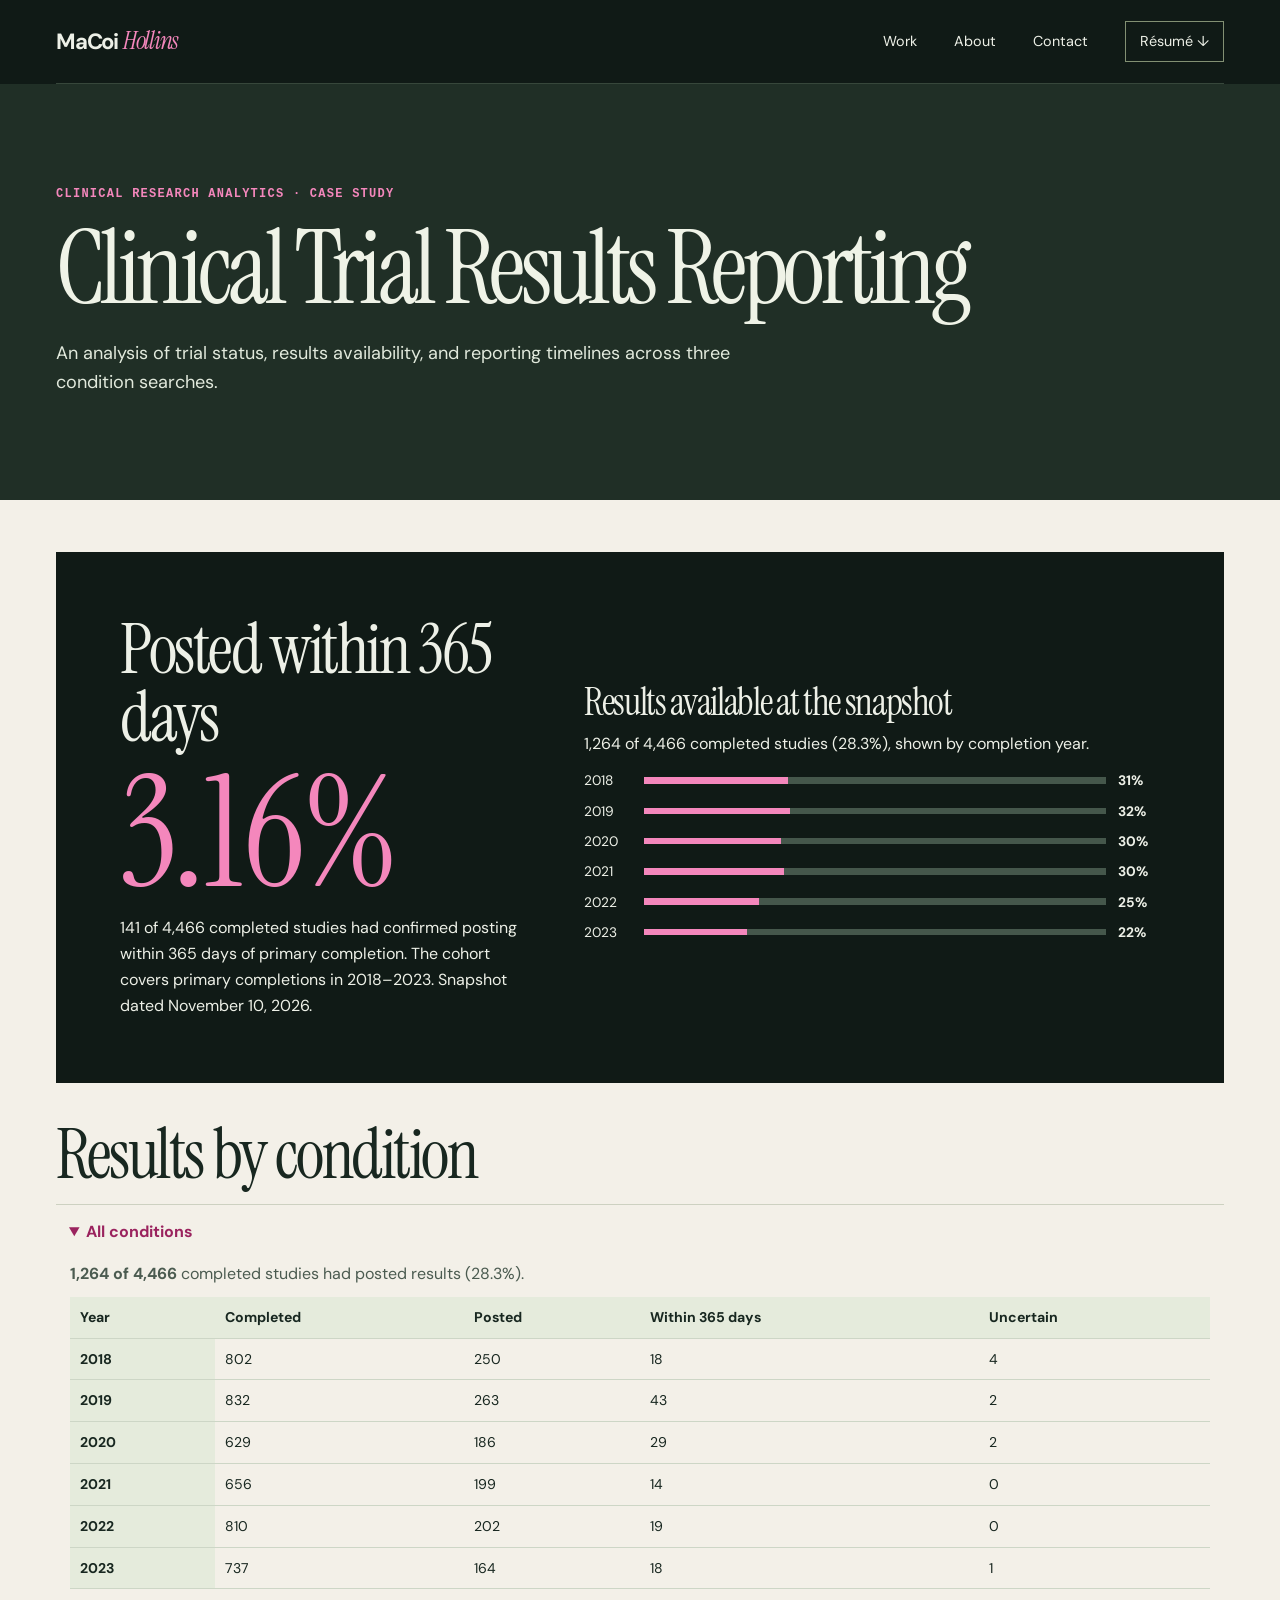
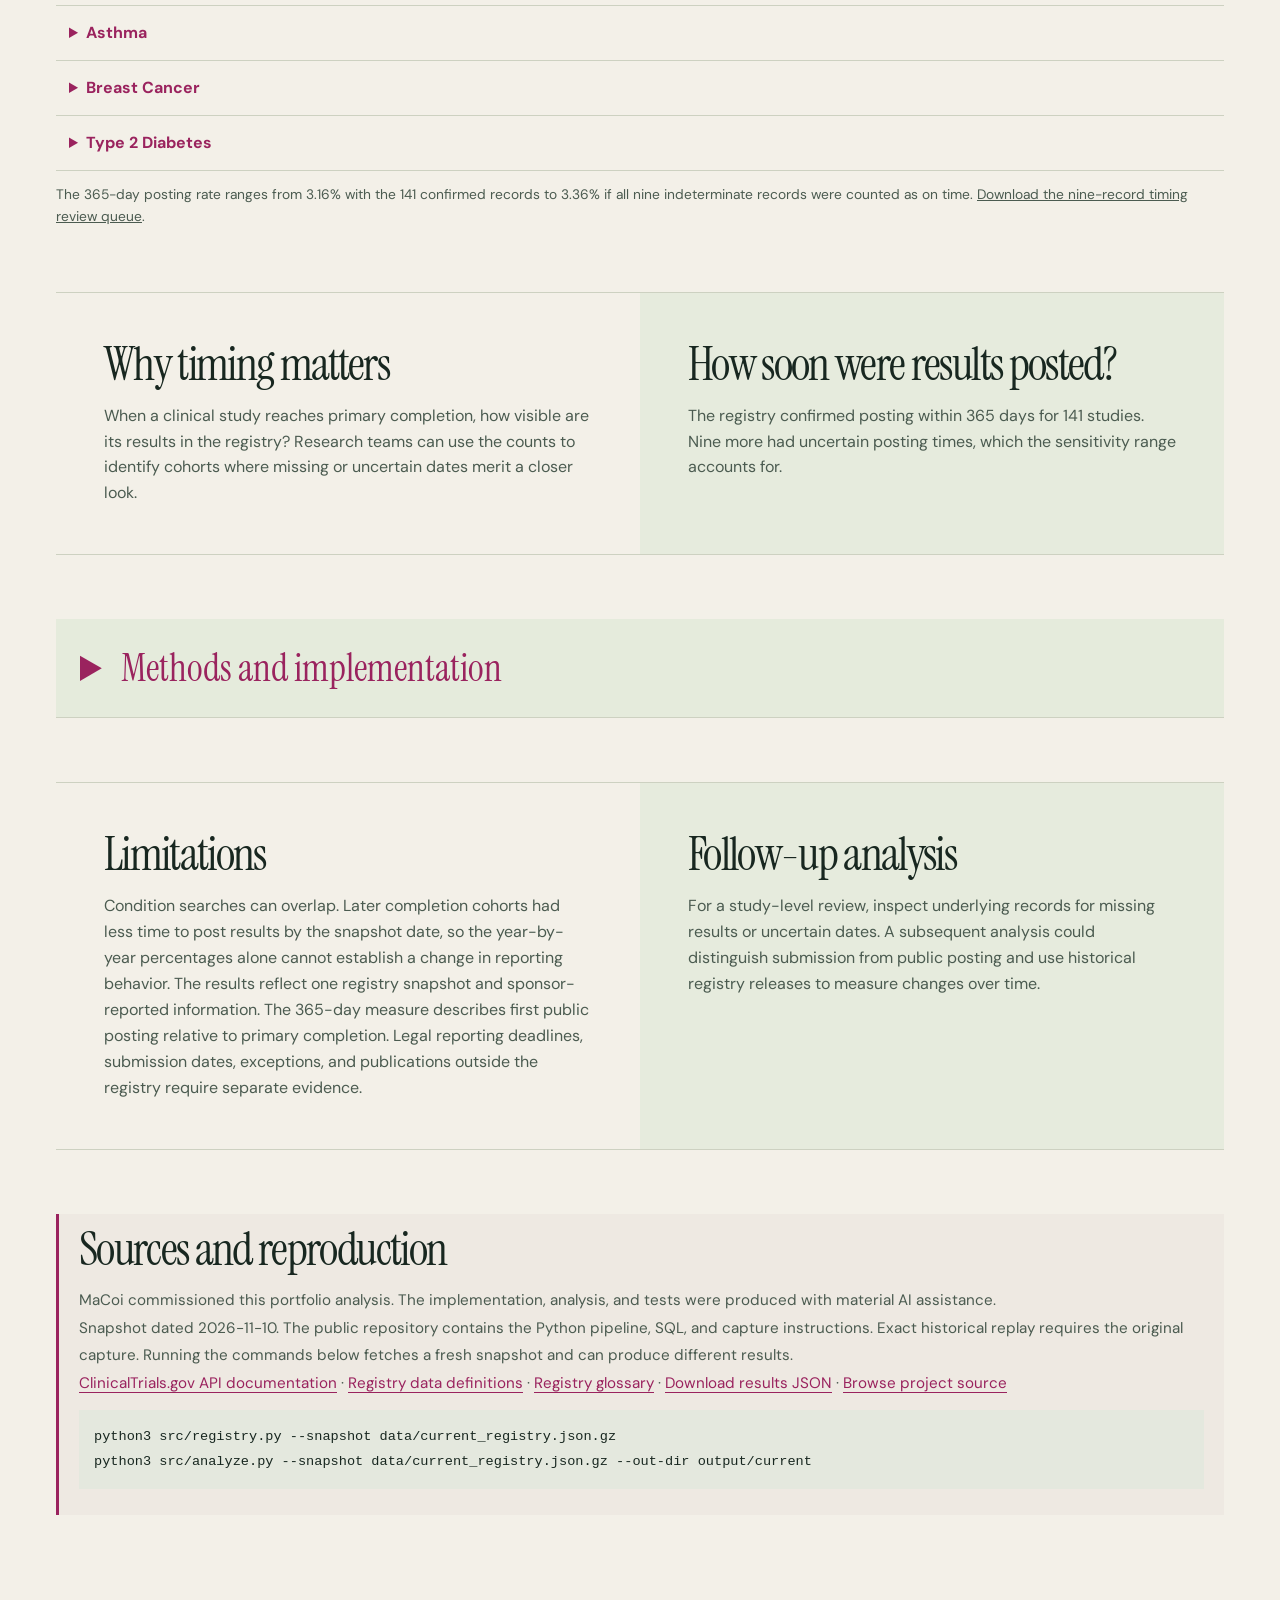
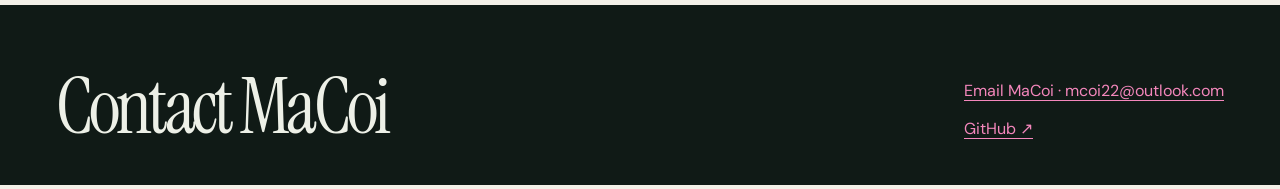
<file: trials.html>
<!doctype html>
<html lang="en">
<head>
<meta charset="utf-8"><meta name="viewport" content="width=device-width,initial-scale=1">
<meta name="description" content="A Python and SQLite study of results availability and posting timelines in three ClinicalTrials.gov cohorts.">
<meta property="og:description" content="A Python and SQLite study of results availability and posting timelines in three ClinicalTrials.gov cohorts.">
<meta property="og:title" content="Clinical Trial Results Reporting">
<title>Clinical Trial Results Reporting</title><link rel="stylesheet" href="style.css">
<link rel="icon" href="assets/favicon.png">
</head>
<body><a href="#main" class="skip">Skip to content</a>
<header class="mast"><div class="wrap nav">
<a class="brand" href="index.html">MaCoi<i> Hollins</i></a>
<nav class="navlinks" aria-label="Primary"><a href="index.html#work">Work</a><a href="index.html#about">About</a><a href="index.html#contact">Contact</a><a class="resume-link" href="assets/MaCoi_Hollins_Resume.pdf" download>Résumé <span aria-hidden="true">↓&#xfe0e;</span></a></nav>
</div></header>
<main id="main" tabindex="-1"><section class="case-head"><div class="wrap"><div class="eyebrow">Clinical research analytics · Case study</div><h1>Clinical Trial Results Reporting</h1><p>An analysis of trial status, results availability, and reporting timelines across three condition searches.</p></div></section>
<div class="case wrap case--trials">
<section id="results-explorer" class="registry-view" aria-label="Trial results explorer">
    <div class="registry-lead"><div><h2>Posted within 365 days</h2><p class="display-number">3.16%</p>
    <p>141 of 4,466 completed studies had confirmed posting within 365 days of primary completion. The cohort covers primary completions in 2018–2023. Snapshot dated November 10, 2026.</p></div>
    <div class="year-chart"><h2>Results available at the snapshot</h2><p>1,264 of 4,466 completed studies (28.3%), shown by completion year.</p><div><span>2018</span><meter aria-label="2018 posted share" max="1" value="0.3117"></meter><b>31%</b></div><div><span>2019</span><meter aria-label="2019 posted share" max="1" value="0.3161"></meter><b>32%</b></div><div><span>2020</span><meter aria-label="2020 posted share" max="1" value="0.2957"></meter><b>30%</b></div><div><span>2021</span><meter aria-label="2021 posted share" max="1" value="0.3034"></meter><b>30%</b></div><div><span>2022</span><meter aria-label="2022 posted share" max="1" value="0.2494"></meter><b>25%</b></div><div><span>2023</span><meter aria-label="2023 posted share" max="1" value="0.2225"></meter><b>22%</b></div></div></div>
    <h2>Results by condition</h2><div class="disclosures"><details open><summary>All conditions</summary><div class="disclosure-body"><p><strong>1,264 of 4,466</strong> completed studies had posted results (28.3%).</p><div class="table-scroll" role="region" aria-label="Data table" tabindex="0"><table><thead><tr><th scope="col">Year</th><th scope="col">Completed</th><th scope="col">Posted</th><th scope="col">Within 365 days</th><th scope="col">Uncertain</th></tr></thead><tbody><tr><th scope="row">2018</th><td>802</td><td>250</td><td>18</td><td>4</td></tr><tr><th scope="row">2019</th><td>832</td><td>263</td><td>43</td><td>2</td></tr><tr><th scope="row">2020</th><td>629</td><td>186</td><td>29</td><td>2</td></tr><tr><th scope="row">2021</th><td>656</td><td>199</td><td>14</td><td>0</td></tr><tr><th scope="row">2022</th><td>810</td><td>202</td><td>19</td><td>0</td></tr><tr><th scope="row">2023</th><td>737</td><td>164</td><td>18</td><td>1</td></tr></tbody></table></div></div></details><details><summary>Asthma</summary><div class="disclosure-body"><p><strong>209 of 568</strong> completed studies had posted results (36.8%).</p><div class="table-scroll" role="region" aria-label="Data table" tabindex="0"><table><thead><tr><th scope="col">Year</th><th scope="col">Completed</th><th scope="col">Posted</th><th scope="col">Within 365 days</th><th scope="col">Uncertain</th></tr></thead><tbody><tr><th scope="row">2018</th><td>102</td><td>45</td><td>5</td><td>1</td></tr><tr><th scope="row">2019</th><td>126</td><td>47</td><td>12</td><td>0</td></tr><tr><th scope="row">2020</th><td>79</td><td>32</td><td>9</td><td>0</td></tr><tr><th scope="row">2021</th><td>79</td><td>25</td><td>5</td><td>0</td></tr><tr><th scope="row">2022</th><td>85</td><td>33</td><td>3</td><td>0</td></tr><tr><th scope="row">2023</th><td>97</td><td>27</td><td>3</td><td>0</td></tr></tbody></table></div></div></details><details><summary>Breast Cancer</summary><div class="disclosure-body"><p><strong>571 of 2,059</strong> completed studies had posted results (27.7%).</p><div class="table-scroll" role="region" aria-label="Data table" tabindex="0"><table><thead><tr><th scope="col">Year</th><th scope="col">Completed</th><th scope="col">Posted</th><th scope="col">Within 365 days</th><th scope="col">Uncertain</th></tr></thead><tbody><tr><th scope="row">2018</th><td>358</td><td>98</td><td>9</td><td>1</td></tr><tr><th scope="row">2019</th><td>371</td><td>115</td><td>15</td><td>2</td></tr><tr><th scope="row">2020</th><td>310</td><td>99</td><td>11</td><td>0</td></tr><tr><th scope="row">2021</th><td>318</td><td>101</td><td>5</td><td>0</td></tr><tr><th scope="row">2022</th><td>378</td><td>87</td><td>10</td><td>0</td></tr><tr><th scope="row">2023</th><td>324</td><td>71</td><td>9</td><td>1</td></tr></tbody></table></div></div></details><details><summary>Type 2 Diabetes</summary><div class="disclosure-body"><p><strong>485 of 1,848</strong> completed studies had posted results (26.2%).</p><div class="table-scroll" role="region" aria-label="Data table" tabindex="0"><table><thead><tr><th scope="col">Year</th><th scope="col">Completed</th><th scope="col">Posted</th><th scope="col">Within 365 days</th><th scope="col">Uncertain</th></tr></thead><tbody><tr><th scope="row">2018</th><td>342</td><td>107</td><td>4</td><td>2</td></tr><tr><th scope="row">2019</th><td>337</td><td>101</td><td>16</td><td>0</td></tr><tr><th scope="row">2020</th><td>240</td><td>55</td><td>9</td><td>2</td></tr><tr><th scope="row">2021</th><td>259</td><td>73</td><td>4</td><td>0</td></tr><tr><th scope="row">2022</th><td>351</td><td>82</td><td>6</td><td>0</td></tr><tr><th scope="row">2023</th><td>319</td><td>67</td><td>6</td><td>0</td></tr></tbody></table></div></div></details></div>
    <p class="note">The 365-day posting rate ranges from 3.16% with the 141 confirmed records to 3.36% if all nine indeterminate records were counted as on time. <a href="assets/trials_timing_review.csv" download>Download the nine-record timing review queue</a>.</p></section>
<section class="case-copy">
  <div><h2>Why timing matters</h2><p>When a clinical study reaches primary completion, how visible are its results in the registry? Research teams can use the counts to identify cohorts where missing or uncertain dates merit a closer look.</p></div>
  <div><h2>How soon were results posted?</h2><p>The registry confirmed posting within 365 days for 141 studies. Nine more had uncertain posting times, which the sensitivity range accounts for.</p></div>
</section>
<section class="method"><details><summary>Methods and implementation</summary><div class="disclosure-body"><ol class="flow"><li>ClinicalTrials.gov API v2</li><li>Frozen source snapshot</li><li>Normalized SQLite cohort</li><li>Date bounds and aggregates</li><li><a href="#results-explorer">Expandable results by condition</a></li></ol>
<p>The cohort contains interventional studies returned by searches for asthma, breast cancer, and type 2 diabetes, with actual primary completion in 2018–2023. Records are deduplicated by NCT ID in the overall view. The timing denominator includes studies with a registry status of Completed. Dates supplied at month or year precision are treated as intervals. The sensitivity range counts none versus all of the indeterminate dates, including chronology anomalies.</p></div></details></section>
<section class="case-copy">
  <div><h2>Limitations</h2><p>Condition searches can overlap. Later completion cohorts had less time to post results by the snapshot date, so the year-by-year percentages alone cannot establish a change in reporting behavior. The results reflect one registry snapshot and sponsor-reported information. The 365-day measure describes first public posting relative to primary completion. Legal reporting deadlines, submission dates, exceptions, and publications outside the registry require separate evidence.</p></div>
  <div><h2>Follow-up analysis</h2><p>For a study-level review, inspect underlying records for missing results or uncertain dates. A subsequent analysis could distinguish submission from public posting and use historical registry releases to measure changes over time.</p></div>
</section>
<section class="source"><h2>Sources and reproduction</h2><p>MaCoi commissioned this portfolio analysis. The implementation, analysis, and tests were produced with material AI assistance.</p><p>Snapshot dated 2026-11-10. The public repository contains the Python pipeline, SQL, and capture instructions. Exact historical replay requires the original capture. Running the commands below fetches a fresh snapshot and can produce different results.</p><p><a href="https://clinicaltrials.gov/data-api/about-api">ClinicalTrials.gov API documentation</a> · <a href="https://clinicaltrials.gov/policy/protocol-definitions">Registry data definitions</a> · <a href="https://clinicaltrials.gov/study-basics/glossary">Registry glossary</a> · <a href="assets/trials_summary.json" download>Download results JSON</a> · <a href="https://github.com/MaCoiCH-22/healthcare-data-science-portfolio/tree/main/projects/trials">Browse project source</a></p><pre><code>python3 src/registry.py --snapshot data/current_registry.json.gz
python3 src/analyze.py --snapshot data/current_registry.json.gz --out-dir output/current</code></pre></section>
</div></main>
<footer id="contact" class="footer"><div class="wrap">
<h2>Contact MaCoi</h2>
<address class="contact-links">
  <a href="mailto:mcoi22@outlook.com">Email MaCoi · mcoi22@outlook.com</a>
  <a href="https://github.com/MaCoiCH-22">GitHub <span aria-hidden="true">↗</span></a>
</address>
</div></footer>
</body></html>
</file>
<file: style.css>
@font-face{font-family:Instrument;src:url("assets/instrument.woff2") format("woff2");font-display:swap}
@font-face{font-family:Instrument;src:url("assets/instrument-italic.woff2") format("woff2");font-style:italic;font-display:swap}
@font-face{font-family:DM;src:url("assets/dm-sans.woff2") format("woff2");font-weight:400 700;font-display:swap}
:root{--paper:#f3f0e8;--ink:#182720;--muted:#4b5b50;--dark:#101a16;--darker:#0d1611;--rose:#f487bc;--berry:#9a235e;--rose-hover:#f9a8ce;--light:#edf0e7;--line:#cdd1c1;--serif:Instrument,Georgia,serif;--sans:DM,Arial,sans-serif;--mono:"Courier New",monospace}
*{box-sizing:border-box}
body{margin:0;background:var(--paper);color:var(--ink);font:1rem/1.62 var(--sans)}
a{color:inherit}
a:focus-visible,button:focus-visible,select:focus-visible,summary:focus-visible,.table-scroll:focus-visible{outline:3px solid var(--berry);outline-offset:5px}
.mast a:focus-visible,.footer a:focus-visible{outline-color:var(--rose)}
img{display:block;max-width:100%}
h1,h2,h3,p{margin:0}
h1,h2,h3{font-family:var(--serif);font-weight:400;line-height:.99}
.wrap{width:min(1320px,calc(100% - 112px));margin-inline:auto}
.skip{position:fixed;z-index:5;top:14px;left:14px;transform:translateY(-200%);padding:12px 18px;background:var(--rose);color:var(--ink)}
.skip:focus{transform:none}
.mast{background:var(--dark);color:var(--light)}
.nav{display:flex;min-height:84px;align-items:center;justify-content:space-between;gap:24px;border-bottom:1px solid #37473b}
.brand{font-weight:700;letter-spacing:-.055em;font-size:1.38rem;text-decoration:none;white-space:nowrap}
.brand i{font:italic 1.58rem/1 var(--serif);margin-left:2px;color:var(--rose)}
.navlinks{display:flex;gap:clamp(14px,3vw,37px);align-items:center;flex-wrap:wrap}
.navlinks a{font-size:.9rem;text-decoration:none}
.navlinks a:hover,.text-link:hover{text-decoration:underline;text-underline-offset:5px}
.nav .resume-link{border:1px solid #829073;padding:8px 14px}
.hero{position:relative;isolation:isolate;display:grid;align-items:center;min-height:clamp(515px,46vw,655px);overflow:hidden}
.hero::before{content:"";position:absolute;z-index:-1;inset:0 0 0 30%;background:center right / min(780px,67vw) auto no-repeat url("assets/field.webp");mask-image:linear-gradient(90deg,transparent 1%,#000 32%,#000 93%,transparent)}
.hero::after{content:"";position:absolute;z-index:-1;inset:0;background:linear-gradient(90deg,var(--dark) 0%,rgba(16,26,22,.91) 24%,rgba(16,26,22,0) 61%);pointer-events:none}
.hero-inner{padding-block:64px 78px}
.eyebrow{font:700 .75rem/1.35 var(--mono);letter-spacing:.105em;text-transform:uppercase}
.hero .eyebrow{display:flex;gap:10px;align-items:center;color:var(--rose);margin-bottom:24px}
.hero .eyebrow::before{content:"";display:inline-block;background:currentColor;width:6px;height:6px;border-radius:50%}
.hero h1{font-size:clamp(4.6rem,8.4vw,8.65rem);letter-spacing:-.055em;max-width:850px}
.hero h1 em{color:var(--rose);font-weight:400}
.hero p{max-width:415px;color:#d2dbcf;margin-top:26px;font-size:1.09rem}
.cta-row{display:flex;gap:18px;align-items:center;margin-top:30px;flex-wrap:wrap}
.button{display:inline-flex;gap:19px;align-items:center;justify-content:center;padding:11px 17px;border:1px solid transparent;text-decoration:none;font-size:.92rem;font-weight:700;background:var(--rose);color:#192418;transition:background-color .16s}
.button:hover{background:var(--rose-hover)}
.story .button{background:var(--berry);color:white}
.story .button:hover{background:#7a194a}
.button.secondary{background:transparent;color:inherit;border-color:currentColor}
.button.secondary:hover{background:#f487bc22}
.scope{background:#202f26;color:#d4e1cf;border-top:1px solid #3b4f40}
.scope .wrap{display:flex;min-height:58px;justify-content:space-between;align-items:center;gap:15px;flex-wrap:wrap;padding-block:10px}
.scope span{display:flex;align-items:center;gap:9px}
.scope span::before{content:"+";color:var(--rose)}
.section{padding-block:clamp(68px,9vw,128px)}
#work.section{padding-block-start:clamp(51px,5.5vw,80px)}
.section-head{display:grid;grid-template-columns:minmax(0,1fr) minmax(200px,375px);gap:24px;align-items:end;margin-bottom:35px}
.section-head h2,.story h2,.footer h2{font-size:clamp(3.4rem,6.3vw,6.3rem);letter-spacing:-.05em;margin-top:13px}
.section-head p,.story p,.case p{color:var(--muted)}
.projects{display:grid;grid-template-columns:1fr 1fr;gap:20px}
.project{display:flex;flex-direction:column;border:1px solid var(--line);background:#fbf9f3;min-width:0}
.project figure{margin:0;padding:clamp(15px,3vw,35px);min-height:clamp(225px,24vw,300px);display:flex;flex-direction:column;justify-content:space-between;overflow:hidden}
.project:nth-child(1) figure{background:#243a2e;color:#e9f4df}
.project:nth-child(2) figure{background:#e2e9cf;color:#263a2a}
.project-copy{padding:clamp(20px,3vw,34px);display:flex;flex-direction:column;gap:12px;flex:1}
.project-copy h3{font-size:clamp(2.45rem,4vw,4.15rem);letter-spacing:-.042em}
.project-copy p{color:var(--muted);max-width:430px}
.project-copy strong{color:var(--ink)}
.project-copy .text-link,.complement .text-link{color:var(--berry)}
.text-link{display:inline-flex;align-items:center;gap:10px;font-weight:700;text-decoration:none;width:fit-content}
.project-copy a{margin-top:auto;padding-top:8px}
.chart-preview{display:grid;gap:13px;padding-top:13px}
.chart-preview .bar-row{font:700 .75rem/1.3 var(--mono)}
.bar-row{display:grid;grid-template-columns:112px minmax(0,1fr) 58px;align-items:center;gap:11px}
.track{height:9px;background:#65826b50;position:relative;min-width:0}
.track i,.track b{display:block;position:absolute;inset:0 auto 0 0;background:var(--rose)}
.track b{background:#f487bc66}
.chart-preview small{font-size:.72rem}
.network{display:flex;align-items:center;justify-content:space-between;gap:8px;max-width:430px;margin:auto 0}
.network span{width:30%;border:1px solid #687b5d;padding:13px 5px;text-align:center;font-size:.77rem;font-weight:700}
.network i{color:#385338;font-style:normal}
.network .chosen{background:#233a2e;color:#eff5dd;border-color:#233a2e}
.complement{margin-top:20px;display:grid;grid-template-columns:1fr minmax(230px,400px) auto;gap:24px;align-items:center;padding:22px 28px;border:1px solid var(--line)}
.complement h3{font-size:clamp(2rem,3.2vw,3.2rem);margin-top:6px}
.complement p{color:var(--muted);font-size:.94rem}
.story{background:#e3e9d6;border-block:1px solid #cad5be}
.story .wrap{display:grid;grid-template-columns:1.05fr 1fr;gap:clamp(35px,8vw,110px)}
.story h2{max-width:550px}
.story p+p{margin-top:18px}
.footer{background:var(--dark);color:var(--light);padding-block:64px 40px}
.footer .wrap{display:grid;grid-template-columns:1fr auto;align-items:end;gap:22px}
.footer h2{margin-top:0;font-size:clamp(3rem,6vw,5rem)}
.footer a{color:var(--rose)}
.footer .small{grid-column:1/-1;border-top:1px solid #415245;padding-top:19px;color:#b8c7ba;font-size:.78rem}
.case-head{background:#202f26;color:#eff3e7;padding-block:clamp(52px,8vw,110px)}
.case-head h1{font-size:clamp(4.2rem,8vw,8.1rem);margin-block:15px 20px;letter-spacing:-.045em;max-width:1000px}
.case-head p{color:#e1e9dc;max-width:680px;font-size:1.13rem}
.case-head .eyebrow{color:var(--rose)}
.case{padding-block:52px 90px}
.case h2{font-size:clamp(2.9rem,5.4vw,5.4rem);letter-spacing:-.035em;margin-bottom:15px}
.case h3{font-size:2.05rem;margin-bottom:8px}
.case section+section{margin-top:54px}
.case-copy{display:grid;grid-template-columns:1fr 1fr;gap:28px}
.case-copy p+p{margin-top:14px}
.explorer{background:#fbf9f2;border:1px solid var(--line);padding:clamp(17px,4vw,45px)}
.explorer-top{display:flex;justify-content:space-between;align-items:start;gap:22px;flex-wrap:wrap}
.filter{font-weight:700;font-size:.86rem;display:grid;gap:6px}
select{max-width:100%;background:#f0f0e4;color:var(--ink);padding:9px 24px 9px 9px;border:1px solid #81917e;font:inherit;border-radius:0}
.stats{display:grid;grid-template-columns:repeat(3,minmax(0,1fr));gap:13px;margin:24px 0}
.stat{border-top:1px solid #a9b5a4;padding-top:10px;font-size:.86rem;color:var(--muted)}
.stat strong{display:block;color:var(--ink);font:2.7rem/1.15 var(--serif)}
.table-scroll{overflow-x:auto}
table{border-collapse:collapse;width:100%;font-size:.88rem}
th,td{text-align:left;padding:9px 10px;border-bottom:1px solid #cdd6c6;vertical-align:top}
th{font-weight:700;background:#e5ebdc}
caption{text-align:left;font-weight:700;padding-bottom:8px}
.case .bar-row{grid-template-columns:minmax(100px,145px) minmax(15px,1fr) 74px;margin-block:7px;font-size:.86rem}
.case .track i{background:#3c6445}
.case .track b{background:#d391b3}
.case .note{font-size:.86rem;color:var(--muted);margin:12px 0}
.case li+li{margin-top:8px}
.flow{display:flex;gap:8px;flex-wrap:wrap;padding:0;list-style:none}
.flow li{margin:0;padding:7px 12px;background:#e0e8d4;border:1px solid #b6c4a7;font-size:.88rem}
.flow li+li{margin:0}
.source{font-size:.95rem;line-height:1.8}
.source a{text-underline-offset:4px}
pre{overflow:auto;background:#e4e8de;padding:15px;font-size:.85rem;white-space:pre-wrap;overflow-wrap:anywhere}
code{font-family:var(--mono)}
.visually-hidden{position:absolute;width:1px;height:1px;overflow:hidden;clip-path:inset(50%);white-space:nowrap}
@media(max-width:880px){.wrap{width:calc(100% - 56px)}.hero::before{inset-inline-start:22%;background-size:79vw}.hero h1{font-size:clamp(4.3rem,11vw,7.3rem)}.section-head{grid-template-columns:1fr}.section-head p{max-width:460px}.complement{grid-template-columns:1fr 1fr}.complement a{grid-column:1/-1}}
@media(max-width:610px){
  .wrap{width:calc(100% - 36px)}
  .nav{min-height:64px;gap:12px}
  .brand{font-size:1.1rem}
  .brand i{font-size:1.28rem}
  .navlinks{gap:8px 11px;justify-content:flex-end}
  .navlinks a{font-size:.79rem}
  .nav .resume-link{padding:4px 7px}
  .hero{min-height:0}
  .hero-inner{padding-block:48px 49px}
  .hero .eyebrow{margin-bottom:16px;font-size:.66rem}
  .hero h1{font-size:clamp(3.35rem,12.2vw,5.05rem)}
  .hero p{max-width:360px;margin-top:16px;font-size:1rem}
  .hero .cta-row{margin-top:22px;gap:12px}
  .hero::before{inset:0;background-image:url("assets/field-mobile.webp");background-size:500px;background-position:right -150px bottom -112px;mask-image:linear-gradient(90deg,transparent,#000 57%)}
  .hero::after{background:linear-gradient(112deg,var(--dark) 9%,rgba(16,26,22,.86) 56%,rgba(16,26,22,.24))}
  .scope{display:none}
  .section{padding-block:51px}
  .section-head{gap:13px;margin-bottom:22px}
  .projects,.story .wrap,.case-copy,.complement,.footer .wrap{grid-template-columns:1fr}
  .complement{gap:13px;padding:17px}
  .project figure{min-height:179px}
  .case-head h1{font-size:clamp(3.9rem,12vw,6.5rem)}
  .stat strong{font-size:2.2rem}
  .footer .small{grid-column:auto}
}
@media(max-width:360px){
  .hero-inner{padding-block:42px 44px}
  .hero h1{font-size:3rem}
  .hero .cta-row .button{gap:8px;padding-inline:12px}
}
@media(prefers-reduced-motion:reduce){html{scroll-behavior:auto}*,*::before,*::after{transition:none!important}}

/* Case studies use the visual form that fits their evidence. */
.case>section+section{margin-top:clamp(32px,5vw,64px)}
.case>section.case-copy{gap:0;border-block:1px solid var(--line)}
.case-copy>div{padding:clamp(20px,4vw,48px)}
.case-copy>div+div{background:#e6ebdd}
.case-copy h2,.source h2{font-size:clamp(2rem,3.7vw,3.55rem)}
.registry-lead{background:var(--dark);color:var(--light);display:grid;grid-template-columns:.82fr 1.18fr;gap:clamp(24px,5vw,75px);align-items:center;padding:clamp(24px,5vw,70px);margin-bottom:38px}
.case .registry-lead p{color:var(--light)}
.registry-lead .eyebrow{color:var(--rose)!important}
.registry-lead .display-number{font:clamp(5.25rem,12vw,12rem)/.9 var(--serif);color:var(--rose)!important;margin:12px 0}
.year-chart h2{font-size:clamp(1.8rem,3vw,2.8rem)}
.year-chart>div{display:grid;grid-template-columns:3rem minmax(0,1fr) 2.6rem;gap:12px;align-items:center;margin-block:8px;font-size:.86rem}
.year-chart meter{width:100%;height:.8rem}
.year-chart meter::-webkit-meter-bar{background:#45574b;border:0;border-radius:0}
.year-chart meter::-webkit-meter-optimum-value{background:var(--rose)}
.year-chart meter::-moz-meter-bar{background:var(--rose)}
.disclosures{border-top:1px solid var(--line)}
details{border-bottom:1px solid var(--line)}
summary{cursor:pointer;font-weight:700;padding:14px 13px;color:var(--berry)}
summary:hover{background:#9a235e0c}
.disclosure-body{padding:2px 14px 16px}
.disclosure-body>p{margin-bottom:10px}
.method{background:#e5ebdc}
.method summary{font-family:var(--serif);font-size:clamp(1.65rem,3vw,2.55rem);font-weight:400;padding:18px 24px}
.method .disclosure-body{padding:0 24px 22px}
.quality-view{display:grid;grid-template-columns:.8fr 1.2fr;gap:22px 32px;align-items:start}
.quality-heading{border-top:5px solid var(--berry);padding:22px 4px}
.quality-heading .eyebrow{color:var(--berry);margin-bottom:14px}
.quality-tiles{display:grid;gap:2px;background:#b7c5ac;border:1px solid #b7c5ac}
.quality-tiles>div{background:#e3e9d6;display:flex;align-items:center;gap:22px;padding:10px 20px}
.quality-tiles>div:last-child{background:#f4dce8}
.quality-tiles strong{font:clamp(2.6rem,5vw,4.5rem)/1 var(--serif);min-width:2.5ch}
.quality-feeds{grid-column:1/-1}
.odds-grid{display:grid;grid-template-columns:1fr 1fr;gap:20px}
.odds-card{background:#faf7ef;border:1px solid var(--line);padding:clamp(16px,3vw,34px)}
.odds-card h3{color:var(--berry)}
.odds-pair{display:grid;grid-template-columns:1fr 1fr;gap:10px;margin-block:20px}
.odds-pair>div{display:grid;border-top:2px solid #b8c5ad;padding-top:7px;font-size:.85rem}
.odds-pair>div+div{border-color:var(--berry)}
.odds-pair strong{font:clamp(2.8rem,6vw,5.5rem)/1 var(--serif)}
.source{border-left:3px solid var(--berry);padding:12px 20px;background:#eee9e2}
.source a{color:var(--berry)}
.preview-case-title{overflow-wrap:anywhere}
@media(max-width:650px){
  .registry-lead,.quality-view,.odds-grid{grid-template-columns:1fr}
  .case-copy>div{padding:22px 14px}
  .case table th,.case table td{padding:7px 8px}
}

.footer .contact-links {
  display: grid;
  gap: 6px;
  font-style: normal;
  overflow-wrap: anywhere;
}
.footer .contact-links a {
  width: fit-content;
  padding-block: 3px;
  text-underline-offset: 4px;
}

.featured-project{margin-block:0 20px;background:#e3e9d6}
.scrub-preview{display:grid;gap:10px;grid-column:1/-1;padding:clamp(20px,4vw,38px);background:#243a2e;color:#f5f1e6}
.scrub-preview strong{font-size:clamp(1.4rem,4vw,2.3rem)}
.scrub-preview span{font-size:.9rem}
[hidden]{display:none!important}
.skip:not(:focus){clip-path:inset(50%);white-space:nowrap}
.forest{margin:0 0 24px}
.forest svg{display:block;width:100%;max-width:750px;font:13px system-ui,sans-serif;fill:#243a2e}
.forest figcaption{margin-top:8px}
.odds-pair>div{min-width:0}
.odds-pair strong{font-size:clamp(2.1rem,6vw,5.5rem)}
.scrub-overview p,.demo-intro{max-width:66ch}
.scrub-overview .flow{margin:20px 0}
.scrub-layout{display:grid;grid-template-columns:minmax(0,1.25fr) minmax(0,1fr);gap:20px;margin-top:20px;align-items:start}
.scrub-panel{min-width:0;padding:clamp(14px,3vw,30px);background:#faf7ef;border:1px solid var(--line)}
.scrub-panel h3{margin:0 0 12px;font-size:clamp(1.65rem,3vw,2.5rem)}
.scrub-panel .table-scroll{margin-block:12px}
.scrub-panel table{line-height:1.35}
#demo-form{display:grid;gap:8px;margin-block:18px 10px}
#demo-form label{font-weight:700}
#demo-form select{width:100%;min-width:0;padding:10px;background:#fbf9f3;color:var(--ink);font:inherit}
.demo-actions{display:flex;flex-wrap:wrap;gap:8px}
#demo .button{cursor:pointer}
#demo .button.secondary{color:var(--ink);border-color:var(--muted);background:transparent}
#demo-status:not(:empty){border-left:3px solid var(--berry);padding-left:12px;margin-block:12px}
.output-preview{margin-top:20px}
.lineage{padding-inline-start:22px}
.lineage li+li{margin-top:8px}
.registry-lead h2{margin-bottom:10px}
.year-chart>p{margin-bottom:12px}
@media(max-width:780px){.scrub-layout{grid-template-columns:minmax(0,1fr)}}
@media(max-width:540px){.forest-chart{display:none}}

.run-steps{display:grid;grid-template-columns:repeat(4,minmax(0,1fr));gap:8px;list-style:none;padding:0;margin:24px 0 12px}
.run-steps li{border-top:3px solid var(--line);padding:8px 5px;color:var(--muted);font-weight:700}
.run-steps [aria-current="step"]{border-color:var(--berry);color:var(--berry)}
#demo-form.run-workspace{gap:0}
.run-bar{display:flex;align-items:center;justify-content:space-between;gap:12px;padding:12px 16px;background:#e3e9d6}
.run-workspace .scrub-layout{margin-top:12px}
.run-review section>p,.run-review section>select{margin-bottom:14px}
.run-review section>label{display:block;margin-bottom:6px}
.run-notice{background:#f4e8de;border-left:3px solid var(--berry);padding:10px 12px}
.run-review button:disabled{opacity:.55;cursor:default}
.workbook details{border-top:1px solid var(--line);padding:10px 0}
.workbook summary{cursor:pointer;font-weight:700}
.workbook details p{margin-top:8px}
.audit-evidence{margin:0 0 14px}
.audit-evidence>div{border-bottom:1px solid var(--line);padding:8px 0}
.audit-evidence dt{font-weight:700;overflow-wrap:anywhere}
.audit-evidence dd{margin:2px 0 0}
@media(max-width:540px){.run-steps{grid-template-columns:repeat(2,minmax(0,1fr))}.run-bar{align-items:flex-start}}
</file>
